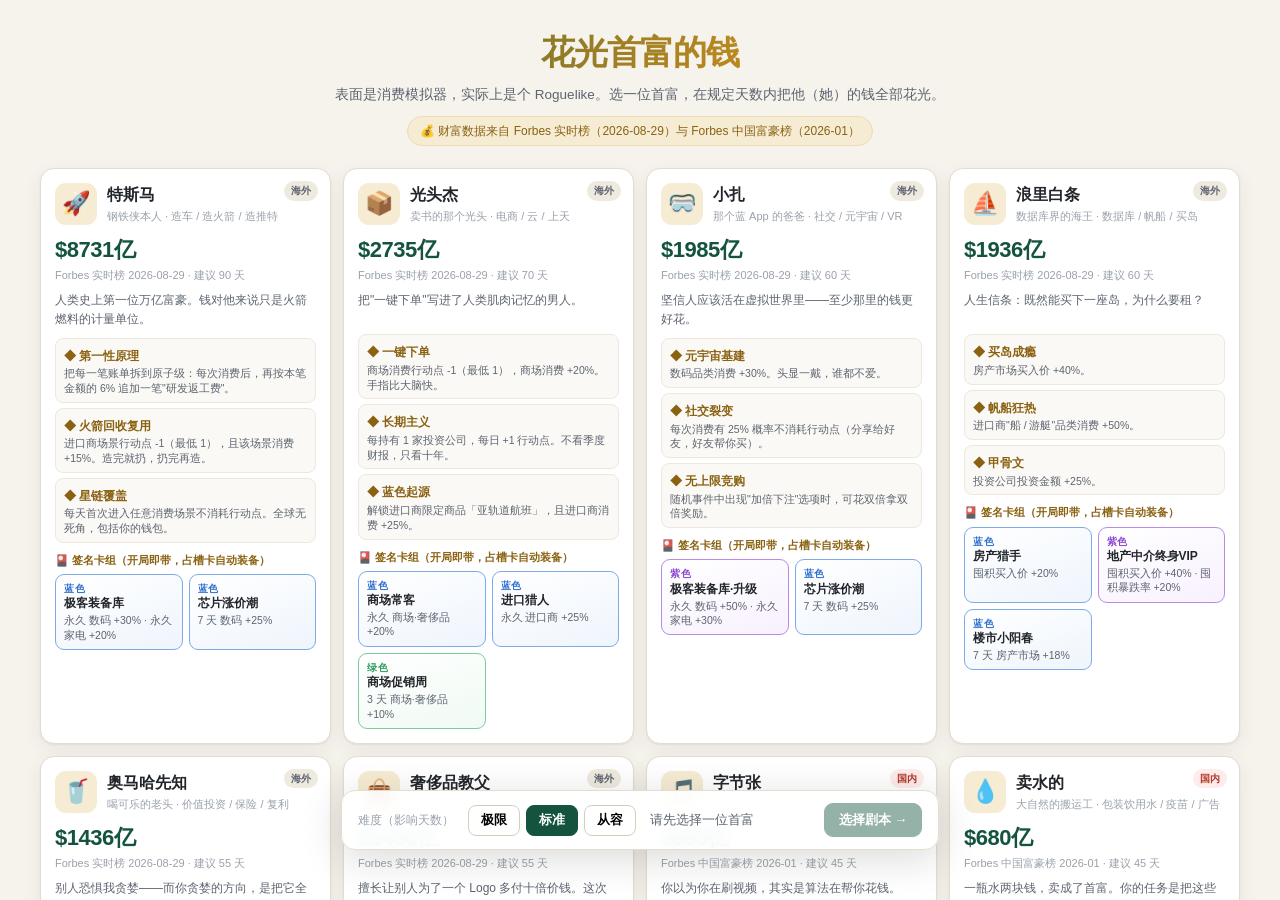
<file: index.html>
<!DOCTYPE html>
<html lang="zh-CN" data-page-node-id="BXhFdlMLsrFumAN48Pp685">
<head data-page-node-id="q4HG3GDYMHl9TsE0VcZmfo">
<meta charset="UTF-8" data-page-node-id="N1IFv7E8KioItswIfQiEct" />
<meta name="viewport" content="width=device-width, initial-scale=1, maximum-scale=1, user-scalable=no" data-page-node-id="43CARkJqXCVq1m0GaC8TH7" />
<title>花光首富的钱 · Roguelike 消费模拟</title>
<link rel="stylesheet" href="styles/main.css" data-page-node-id="84zLRdzBcwrPlGmnfVzS9F" />
</head>
<body data-page-node-id="cHQ9q1L3Nx6Y687FI5FtCg">
<div id="app" data-page-node-id="8lpnEVaHtmJBKod6TQmNEV">

  <!-- ============ 1. 选择剧本 ============ -->
  <section id="screen-select" class="screen" data-page-node-id="HMMFvSALBEGg1QQddusgH5">
    <div class="sel-head" data-page-node-id="CBhnkFo7Z6SVnyWhNeLyIt">
      <h1 class="sel-title" data-page-node-id="aC2Qc2Ke0GG3DD0dXTanKm">花光首富的钱</h1>
      <div class="sel-sub" data-page-node-id="s6U7T9A2OgBmxiI0FN8AsI">表面是消费模拟器，实际上是个 Roguelike。选一位首富，在规定天数内把他（她）的钱全部花光。</div>
      <div class="sel-tip" data-page-node-id="5Rj9YxdEg6wPCEBhCGAFOI">💰 财富数据来自 Forbes 实时榜（2026-08-29）与 Forbes 中国富豪榜（2026-01）</div>
    </div>
    <div id="tyc-grid" class="tyc-grid" data-page-node-id="G3yAdX6YyagUPaV3EF5Cj0"></div>
    <div class="sel-bar" data-page-node-id="oPXHmjoJYhODDRsleH6J9M">
      <div style="font-size:12px;color:var(--ink3)" data-page-node-id="ar6MgHM5EUaQAcK7X57NbA">难度（影响天数）</div>
      <div id="diff-group" class="diff-group" data-page-node-id="dqYQzncdWeN21xkmynyPSy"></div>
      <div id="sel-info" style="flex:1;min-width:160px;font-size:13px;color:var(--ink2)" data-page-node-id="MDsSB2IF34C0XB81c9s36y"></div>
      <button id="btn-to-draw" class="btn primary" disabled data-page-node-id="SrUQM5UuF2N4ADD4hDElti">选择剧本 →</button>
      <button id="btn-continue" class="btn" style="display:none" data-page-node-id="fpypjkTl0FzKGXGebFGETz">继续上次存档</button>
    </div>
  </section>

  <!-- ============ 2. 开局抽卡 ============ -->
  <section id="screen-draw" class="screen" data-page-node-id="UViwOMm9sd7A6u5rfq6P6H">
    <div class="draw-wrap" data-page-node-id="uzq5ad2jtwX3qLjiLxjDEx">
      <div class="draw-head" data-page-node-id="7XJKNB1gcOEYGizfdwzRxD">
        <div class="draw-title" data-page-node-id="OSsjTygTpxAfqOfrhXEjTR">开局词条 · 十选三</div>
        <div class="draw-sub" id="draw-sub" data-page-node-id="mWtLJpNvlCvPCGxK2F4VlV"></div>
      </div>
      <div id="draw-grid" class="draw-grid" data-page-node-id="1RXEnLFyAowqWUBRmp1WiO"></div>
      <div style="display:flex;gap:10px;justify-content:center;margin-top:20px;flex-wrap:wrap" data-page-node-id="1wOox0ZATiMSvMYgofOQ9B">
        <button id="btn-reroll" class="btn" data-page-node-id="JTngxri5lBF7RM0wanD1uv">🎲 重抽（每天 1 次免费机会已在本次用掉）</button>
        <button id="btn-start" class="btn primary" disabled data-page-node-id="1DS6D5rrsVHWcDpuND74VH">开始败家 →</button>
      </div>
    </div>
  </section>

  <!-- ============ 3. 主游戏 ============ -->
  <section id="screen-game" class="screen" data-page-node-id="WlQ4cuxEBzPk1Rgk1og8VY">
    <header id="topbar" data-page-node-id="ByM6cbgqe0y0CfMcdDXCbY"></header>
    <div id="game-body" data-page-node-id="3wtxrTjEWyGJGDkpIvliEq">
      <aside id="side-left" data-page-node-id="MHYh4ieRe4MTgxGSCxs7Dl"></aside>
      <div id="mtabs" role="tablist">
        <button class="mtab active" data-mtab="main">🛍️ 逛街</button>
        <button class="mtab" data-mtab="right">🃏 我的卡牌</button>
      </div>
      <div id="main-col" data-page-node-id="P1OahgBskBTPwCYYDTK8wS">
        <div id="main-scroll" data-page-node-id="38xlmZSJ4nGsBOe4qm5kBJ"></div>
      </div>
      <aside id="side-right" data-page-node-id="Axi8LSE3lv5hVP6CGPQ1Fx"></aside>
    </div>
  </section>

</div>

<div id="modal-root" data-page-node-id="9dfNjNy2wSLI470cAUfNWQ"></div>
<div id="toast-root" data-page-node-id="8EOTiATMk3tPFyD146P0Yr"></div>

<script src="src/util.js"></script>
<script src="src/data/tycoons.js"></script>
<script src="src/data/traits.js"></script>
<script src="src/data/items.js"></script>
<script src="src/data/cards.js"></script>
<script src="src/data/events.js"></script>
<script src="src/data/missions.js"></script>
<script src="src/systems/cardfx.js"></script>
<script src="src/state.js"></script>
<script src="src/systems/economy.js"></script>
<script src="src/systems/mission.js"></script>
<script src="src/ui.js"></script>
<script src="src/main.js"></script>
</body>
</html>
</file>
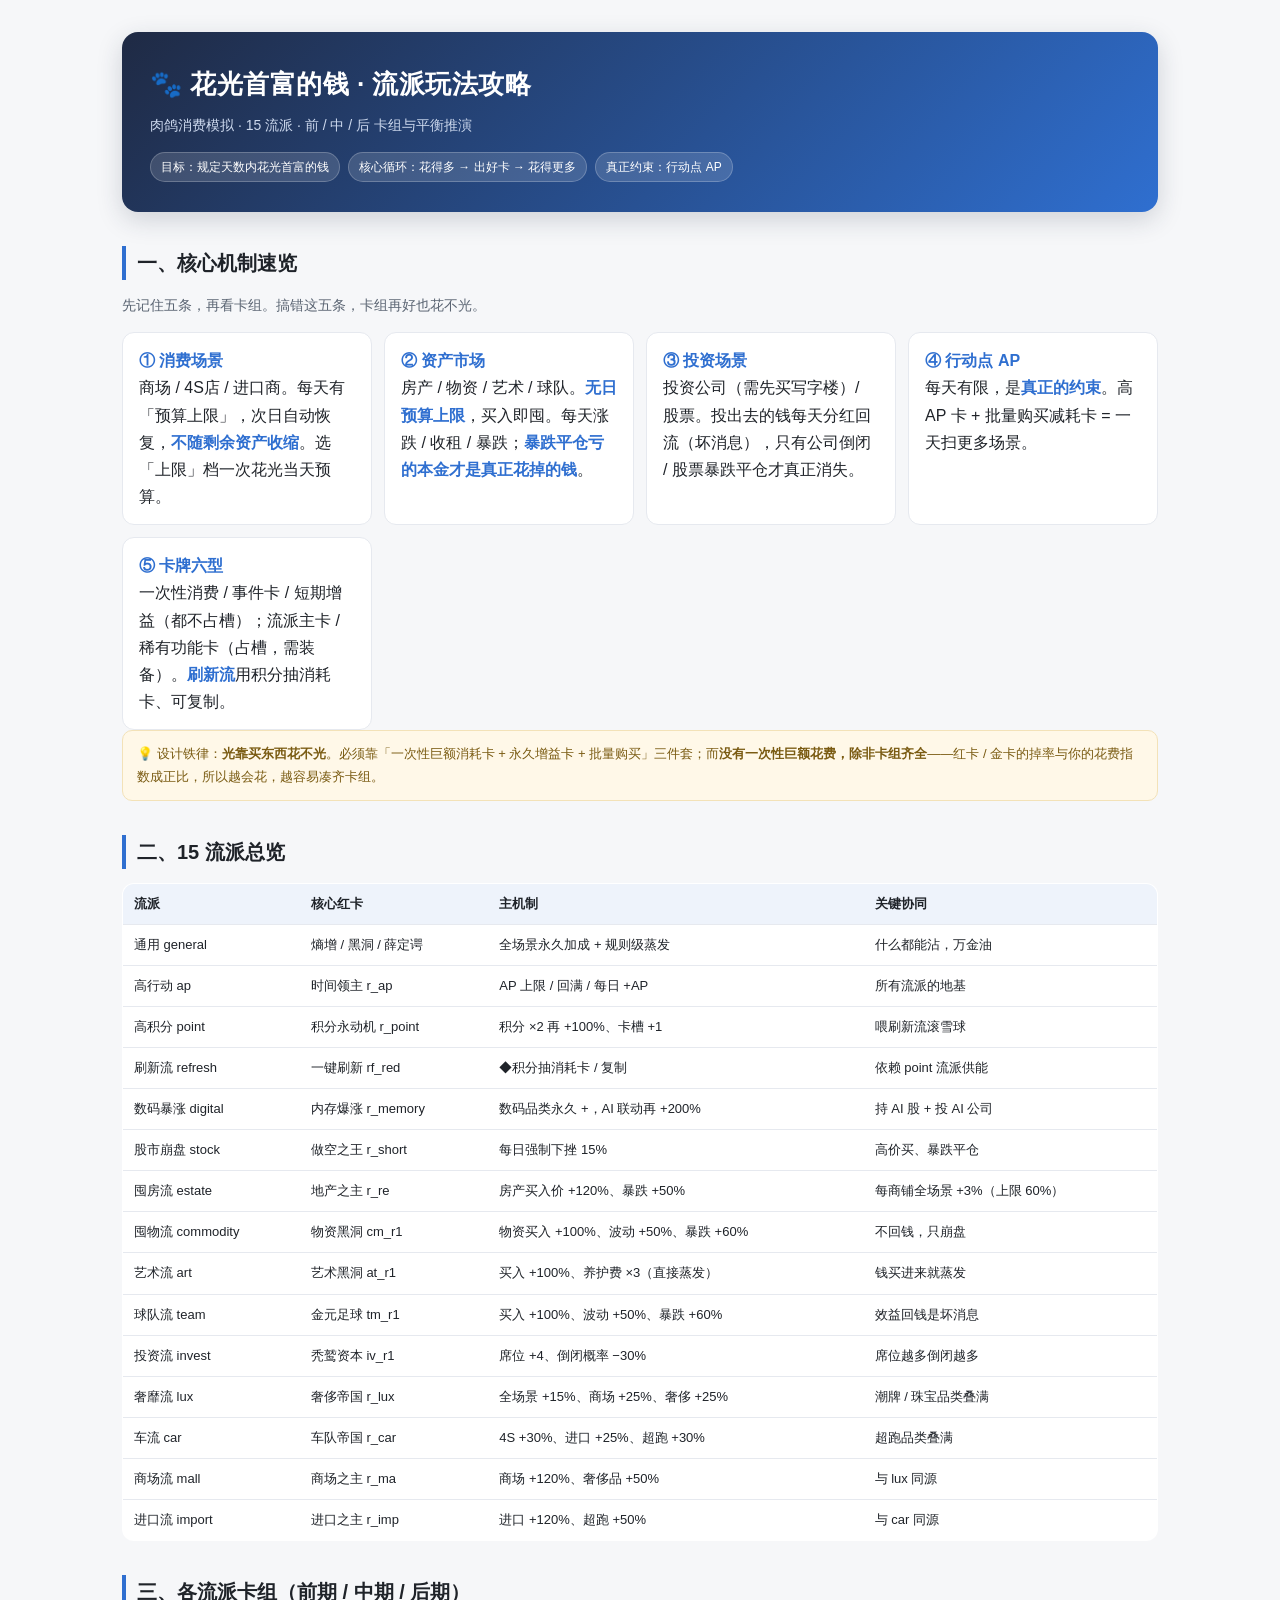
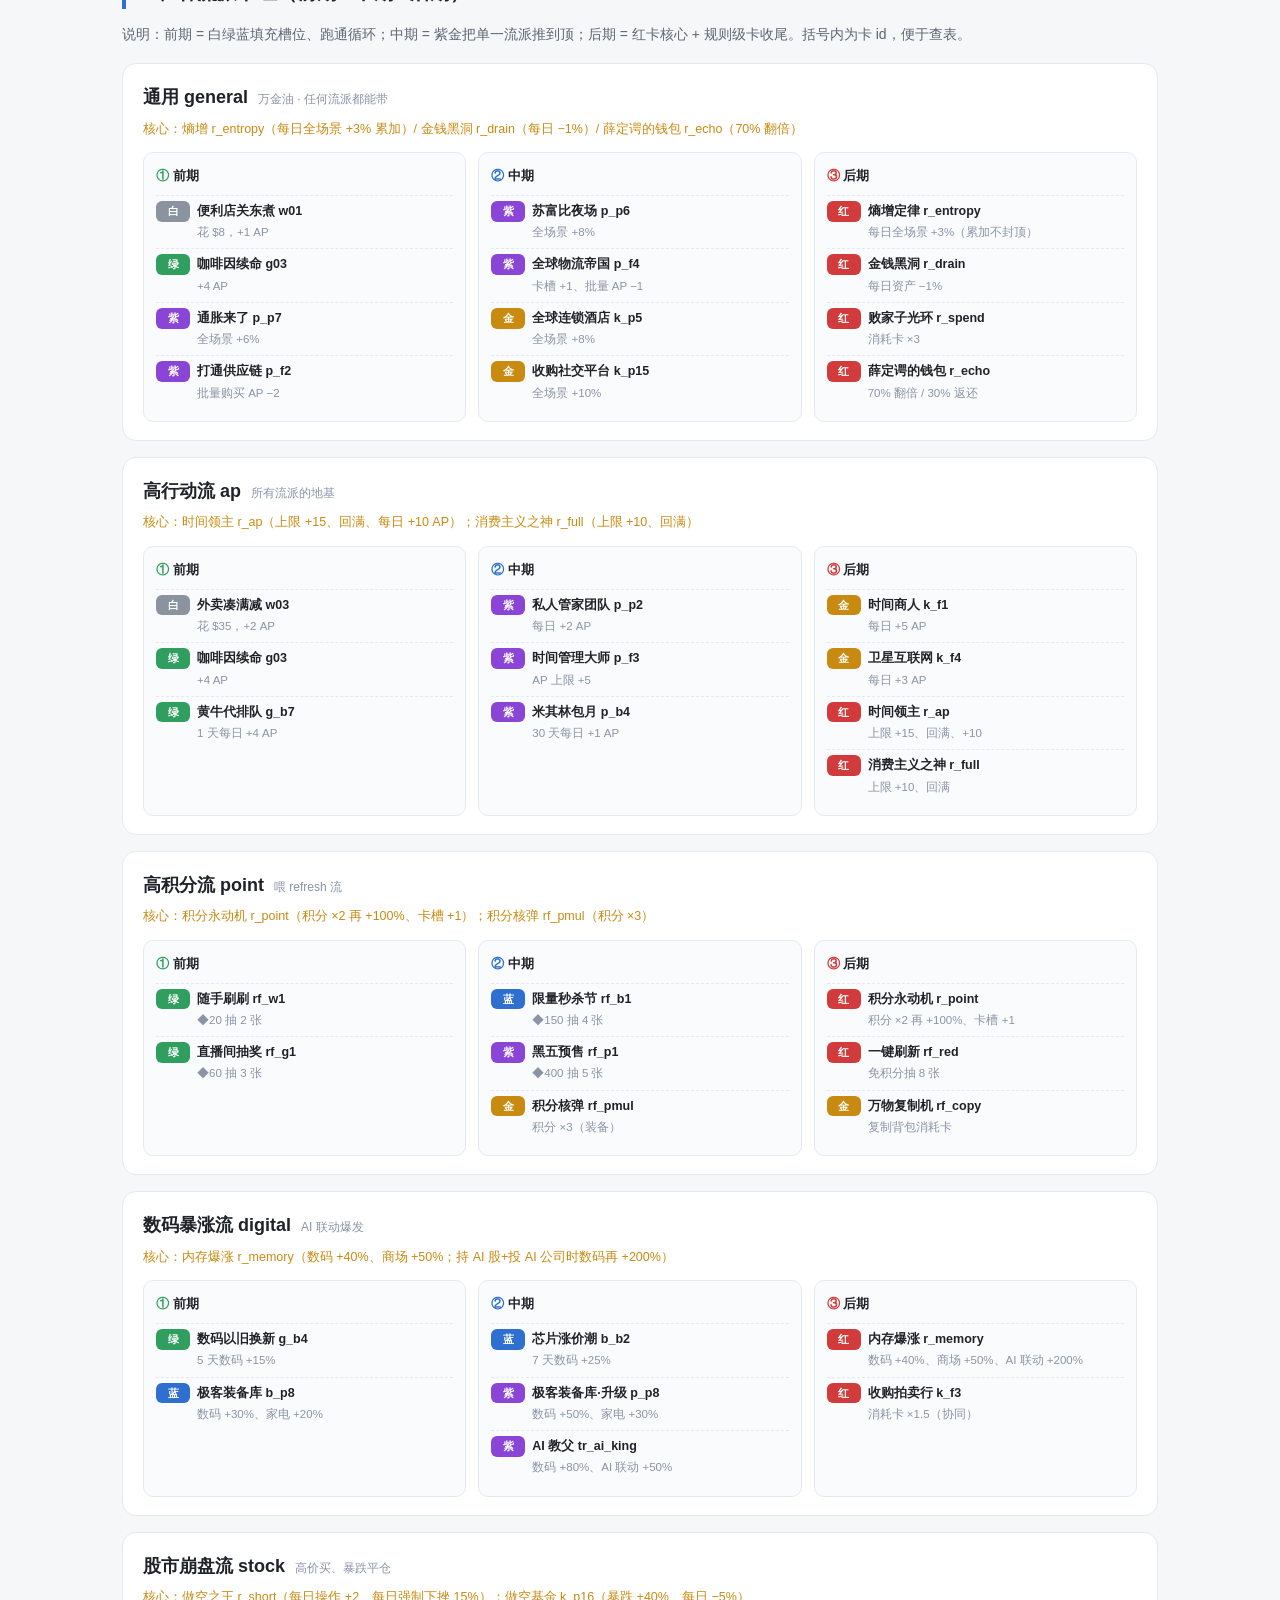
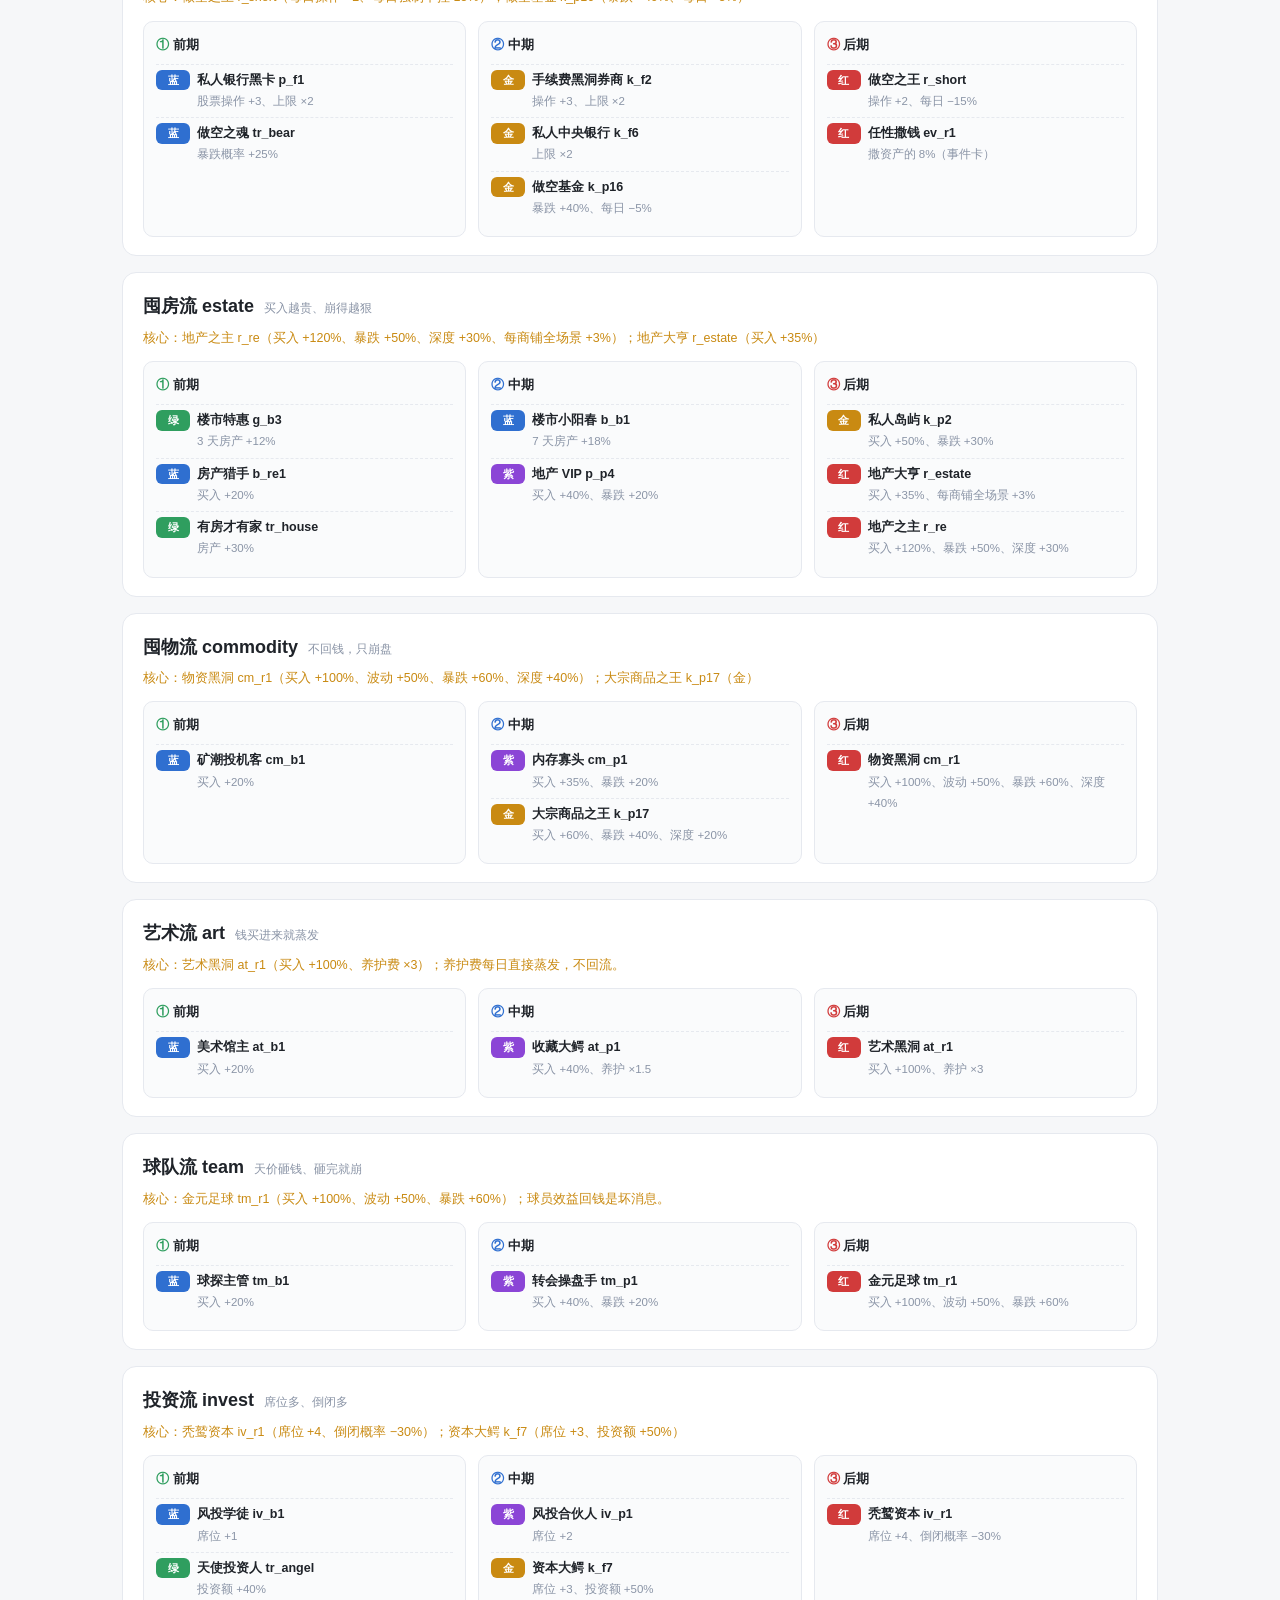
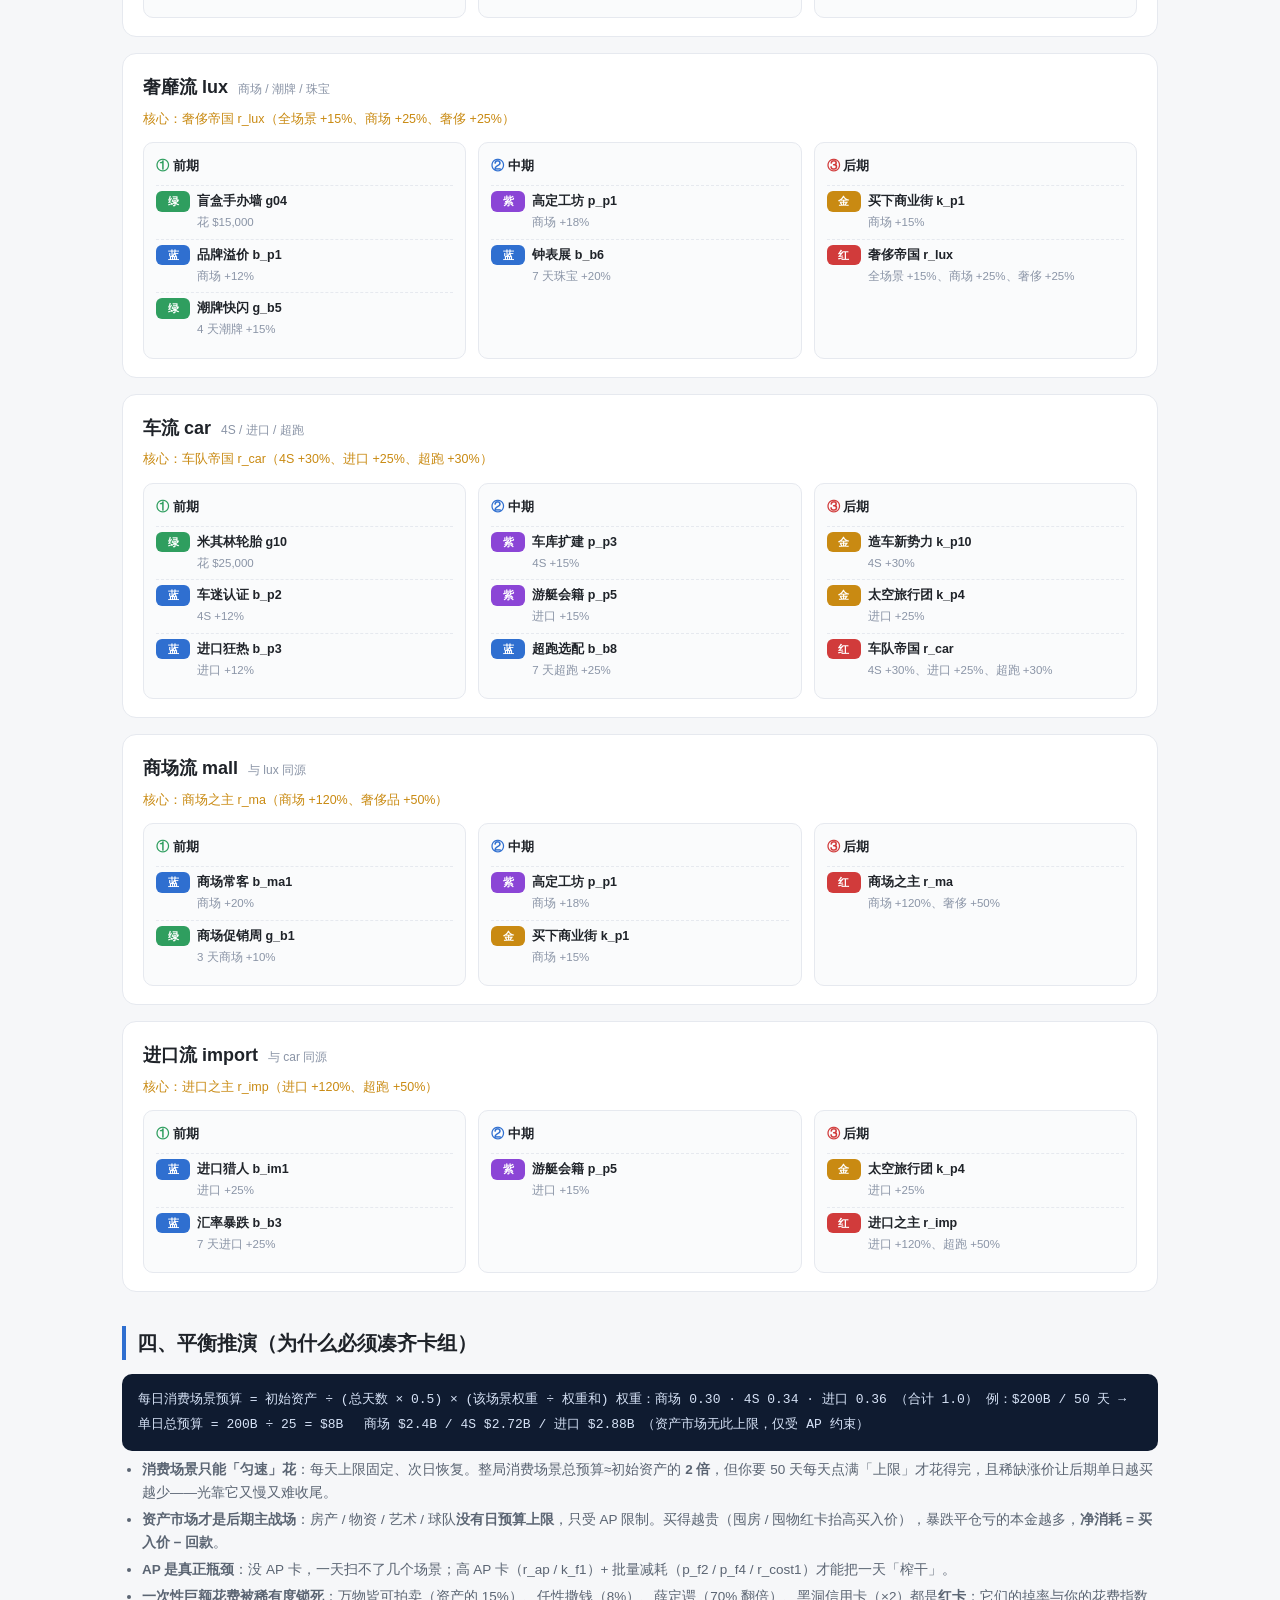
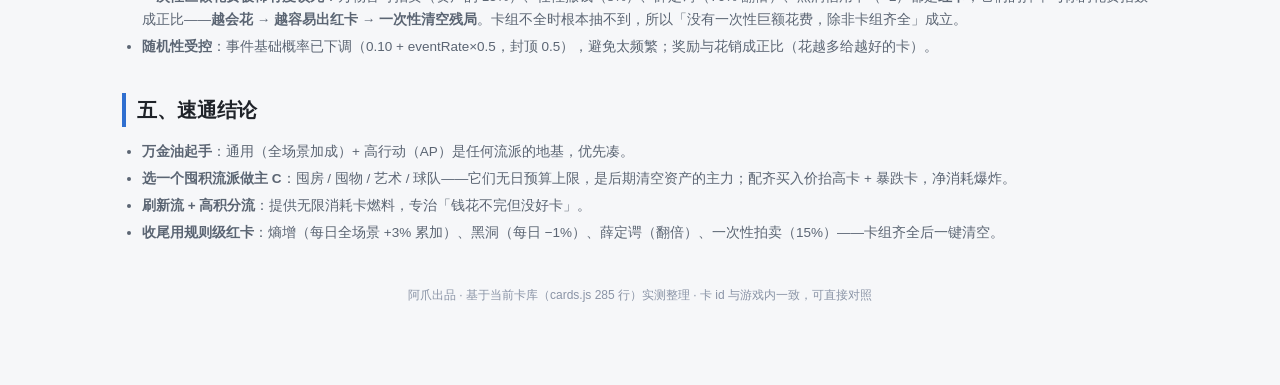
<file: 流派玩法攻略.html>
<!DOCTYPE html>
<html lang="zh-CN" data-page-node-id="7QuzZDV5VGI4UcSeMbEGPp">
<head data-page-node-id="ydzaauY9pCj5GJc7fIJLvo">
<meta charset="UTF-8" data-page-node-id="xzIeioVrYJFXy2Mt6l7q12">
<meta name="viewport" content="width=device-width, initial-scale=1.0" data-page-node-id="bOFX33yi6s1BPfNOy0J0CL">
<title>花光首富的钱 · 流派玩法攻略</title>
<style>
  :root{
    --bg:#f6f7f9; --card:#ffffff; --ink:#1f2329; --ink2:#5b6573; --ink3:#8a94a6;
    --line:#e6e9ef; --accent:#2f6fd0; --gold:#c98a12;
    --w:#8b949e; --g:#2f9e5f; --b:#2f6fd0; --p:#8b45d6; --k:#c98a12; --r:#d13b3b;
  }
  *{box-sizing:border-box}
  body{margin:0;background:var(--bg);color:var(--ink);
    font-family:-apple-system,"PingFang SC","Microsoft YaHei",Segoe UI,sans-serif;line-height:1.7;
    -webkit-font-smoothing:antialiased}
  .wrap{max-width:1080px;margin:0 auto;padding:32px 22px 80px}
  header.hero{background:linear-gradient(135deg,#1f2a44,#2f6fd0);color:#fff;border-radius:16px;
    padding:30px 28px;margin-bottom:26px;box-shadow:0 8px 26px rgba(31,42,68,.18)}
  header.hero h1{margin:0 0 8px;font-size:26px;letter-spacing:.5px}
  header.hero p{margin:0;color:#cdd9ee;font-size:14px}
  .badges{margin-top:14px;display:flex;flex-wrap:wrap;gap:8px}
  .badge{background:rgba(255,255,255,.14);border:1px solid rgba(255,255,255,.22);
    padding:4px 10px;border-radius:999px;font-size:12px}
  h2{font-size:20px;margin:34px 0 14px;padding-left:11px;border-left:4px solid var(--accent)}
  h3{font-size:16px;margin:22px 0 10px;color:var(--ink)}
  p.lead{color:var(--ink2);font-size:14px}
  .grid{display:grid;grid-template-columns:repeat(auto-fit,minmax(220px,1fr));gap:12px}
  .box{background:var(--card);border:1px solid var(--line);border-radius:12px;padding:14px 16px}
  .box b{color:var(--accent)}
  table{width:100%;border-collapse:collapse;background:var(--card);border:1px solid var(--line);
    border-radius:12px;overflow:hidden;font-size:13px;margin:6px 0 10px}
  th,td{padding:9px 11px;text-align:left;border-bottom:1px solid var(--line);vertical-align:top}
  th{background:#eef3fb;color:var(--ink);font-weight:600}
  tr:last-child td{border-bottom:none}
  .school{background:var(--card);border:1px solid var(--line);border-radius:14px;
    padding:18px 20px;margin:16px 0;scroll-margin-top:14px}
  .school-head{display:flex;align-items:baseline;gap:10px;flex-wrap:wrap;margin-bottom:6px}
  .school-head .name{font-size:18px;font-weight:700}
  .school-head .tag{font-size:12px;color:var(--ink3)}
  .school .core{font-size:12.5px;color:var(--gold);margin:2px 0 12px}
  .phases{display:grid;grid-template-columns:1fr 1fr 1fr;gap:12px}
  @media(max-width:760px){.phases{grid-template-columns:1fr}}
  .phase{background:#fafbfc;border:1px solid var(--line);border-radius:10px;padding:12px}
  .phase .pt{font-weight:700;font-size:13px;margin-bottom:8px;color:var(--ink)}
  .phase .pt.e::before{content:"① ";color:var(--g)}
  .phase .pt.m::before{content:"② ";color:var(--b)}
  .phase .pt.l::before{content:"③ ";color:var(--r)}
  .c{display:flex;gap:7px;align-items:flex-start;padding:5px 0;border-top:1px dashed var(--line);font-size:12.5px}
  .c:first-of-type{border-top:none}
  .rb{flex:none;font-size:11px;font-weight:700;padding:1px 7px;border-radius:6px;color:#fff;min-width:34px;text-align:center}
  .rb.white{background:var(--w)} .rb.green{background:var(--g)} .rb.blue{background:var(--b)}
  .rb.purple{background:var(--p)} .rb.gold{background:var(--k)} .rb.red{background:var(--r)}
  .c .cn{font-weight:600} .c .ce{color:var(--ink3);font-size:11.5px}
  .note{background:#fff8e8;border:1px solid #f3e2b8;border-radius:10px;padding:12px 14px;font-size:13px;color:#7a5b12}
  .formula{background:#0f1b30;color:#d7e3f7;border-radius:10px;padding:14px 16px;font-size:13px;
    font-family:ui-monospace,SFMono-Regular,Menlo,monospace;line-height:1.9;overflow-x:auto}
  ul{margin:8px 0;padding-left:20px;font-size:13.5px;color:var(--ink2)}
  ul li{margin:4px 0}
  .toc{background:var(--card);border:1px solid var(--line);border-radius:12px;padding:14px 18px;font-size:13px}
  .toc a{color:var(--accent);text-decoration:none} .toc a:hover{text-decoration:underline}
  footer{margin-top:40px;color:var(--ink3);font-size:12px;text-align:center}
  .kbd{background:#eef3fb;border:1px solid var(--line);border-radius:5px;padding:1px 6px;font-size:12px}
</style>
</head>
<body data-page-node-id="2FrVKMUYe5WdH6CVa7Rwb2">
<div class="wrap" data-page-node-id="GhevTSDTv7Sgsyrl4IBJZy">

<header class="hero" data-page-node-id="xZYNI2m8Zn0tTdxCSnbi0V">
  <h1 data-page-node-id="2wLXtqK1Sukrfr1YIfvnkV">🐾 花光首富的钱 · 流派玩法攻略</h1>
  <p data-page-node-id="Z37wmaYLgylwl8mKIfGpE9">肉鸽消费模拟 · 15 流派 · 前 / 中 / 后 卡组与平衡推演</p>
  <div class="badges" data-page-node-id="77GBCYoE4yYwAj06ChEzBa">
    <span class="badge" data-page-node-id="RVVjtyH2bncpp4Hw5ifjw4">目标：规定天数内花光首富的钱</span>
    <span class="badge" data-page-node-id="oLMKbOvZFP6TSxicsNcsdR">核心循环：花得多 → 出好卡 → 花得更多</span>
    <span class="badge" data-page-node-id="uaGpCPqBOJK3Cbddw0WK4B">真正约束：行动点 AP</span>
  </div>
</header>

<h2 data-page-node-id="6AEuDduvEsyolw597rBWTY">一、核心机制速览</h2>
<p class="lead" data-page-node-id="c5iSTbSiL5at0OLLg6Ajic">先记住五条，再看卡组。搞错这五条，卡组再好也花不光。</p>
<div class="grid" data-page-node-id="EjgX3Cie2B3ufMS0AFUi4X">
  <div class="box" data-page-node-id="BKVFR26lwjCMS9a4LwZWg4"><b data-page-node-id="4ku4c0VlA9PWnzLU5bj99e">① 消费场景</b><br data-page-node-id="QdyWgSfUCYyCPHE7pFQCO0">商场 / 4S店 / 进口商。每天有「预算上限」，次日自动恢复，<b data-page-node-id="tmwPT4s7B4WBdfL4gjjbvK">不随剩余资产收缩</b>。选「上限」档一次花光当天预算。</div>
  <div class="box" data-page-node-id="fKec5UMuhBjKvdqhb6AV1r"><b data-page-node-id="cHnqOJ6Ik3skP34L0bo3yB">② 资产市场</b><br data-page-node-id="pisuF0vYTRwXbugWCEX2xg">房产 / 物资 / 艺术 / 球队。<b data-page-node-id="8RHGlAApGlB6dlg3CWh9vL">无日预算上限</b>，买入即囤。每天涨跌 / 收租 / 暴跌；<b data-page-node-id="PzCzx0Jqrh1AFVVa7alCDA">暴跌平仓亏的本金才是真正花掉的钱</b>。</div>
  <div class="box" data-page-node-id="kUGEbf1bMlhNXinTdBoTXv"><b data-page-node-id="YVkbMjK1sq0pd7q3XVimje">③ 投资场景</b><br data-page-node-id="wLkE1ujzQBWaTYm8JHeSRX">投资公司（需先买写字楼）/ 股票。投出去的钱每天分红回流（坏消息），只有公司倒闭 / 股票暴跌平仓才真正消失。</div>
  <div class="box" data-page-node-id="DQ0IGsTd9F2VojJ5WyV3CB"><b data-page-node-id="waFHCnR5kFF0BuiqaAd9q6">④ 行动点 AP</b><br data-page-node-id="vzENWaltlEKvzbYD3GIQJ7">每天有限，是<b data-page-node-id="AiDJBZdyuV751dtW2S8tWz">真正的约束</b>。高 AP 卡 + 批量购买减耗卡 = 一天扫更多场景。</div>
  <div class="box" data-page-node-id="G2w2mPPCXSKvhGDCnou0HI"><b data-page-node-id="1bFVpCueA7UycBQleiZfJL">⑤ 卡牌六型</b><br data-page-node-id="pAv053pGKm7ROoqbGtBI4v">一次性消费 / 事件卡 / 短期增益（都不占槽）；流派主卡 / 稀有功能卡（占槽，需装备）。<b data-page-node-id="7n2mza2vVdSXg1FZvF316f">刷新流</b>用积分抽消耗卡、可复制。</div>
</div>
<div class="note" data-page-node-id="vnpVHbOmw2ISrekNCs8QMF">💡 设计铁律：<b data-page-node-id="WTS9zZwKN77SmK3AgiEbYQ">光靠买东西花不光</b>。必须靠「一次性巨额消耗卡 + 永久增益卡 + 批量购买」三件套；而<b data-page-node-id="SV6iOOSXLcpOl02kG7wmSc">没有一次性巨额花费，除非卡组齐全</b>——红卡 / 金卡的掉率与你的花费指数成正比，所以越会花，越容易凑齐卡组。</div>

<h2 data-page-node-id="Mj2fGlARq0so9Sn2mlDZX9">二、15 流派总览</h2>
<table data-page-node-id="nv8CshHpBBrUtOFXIRh9vH">
  <thead data-page-node-id="beXsd3rXBsM7WtAhfe60Nk"><tr data-page-node-id="0bFlV6FSgG521B9kG8NTlU"><th data-page-node-id="8RaD4bnxMMQ6o2rnWMlMhD">流派</th><th data-page-node-id="Q5hH1CDb5VneUyAGDgp7VS">核心红卡</th><th data-page-node-id="RVybYVlMCjzZXUEHaDiHOy">主机制</th><th data-page-node-id="bRALGL79xvagmuTfXSs4CV">关键协同</th></tr></thead>
  <tbody data-page-node-id="9finCj7YNNc2TppA3AcMFl">
    <tr data-page-node-id="qnSGVAy0ThW1vLh36R81CJ"><td data-page-node-id="QiUD3PewK590azDBHc7RRf">通用 general</td><td data-page-node-id="e0SOYgr9Bkl7yL76RanpDr">熵增 / 黑洞 / 薛定谔</td><td data-page-node-id="tpQmG4hP5I6yvp4ENekPO6">全场景永久加成 + 规则级蒸发</td><td data-page-node-id="5vnuUR2F5BQTIfezoBx2Et">什么都能沾，万金油</td></tr>
    <tr data-page-node-id="CxYiJYBO2j0g5sT60s1fBR"><td data-page-node-id="QpJFfqFwd4GGzsgxRmOpkV">高行动 ap</td><td data-page-node-id="ruYpsjJu7mgZNwAnDqhM1k">时间领主 r_ap</td><td data-page-node-id="2ox0KXIQIySKxLDjAkpAqr">AP 上限 / 回满 / 每日 +AP</td><td data-page-node-id="hmLuZwayEG025ytVzRPYc6">所有流派的地基</td></tr>
    <tr data-page-node-id="5B9B5mgEP7njqC4pITHeyx"><td data-page-node-id="LvlXUZxB2zrOscDqu03OEK">高积分 point</td><td data-page-node-id="P4tRZwJCykFo7FvkVxTkNp">积分永动机 r_point</td><td data-page-node-id="ptDHlm1mMZqon8cGk2Iz0Y">积分 ×2 再 +100%、卡槽 +1</td><td data-page-node-id="KTJRP2oDfHk0nTfqRadY3B">喂刷新流滚雪球</td></tr>
    <tr data-page-node-id="HBtVyvS7i0D9kBjipQbxAB"><td data-page-node-id="xv03wdjsA668hnoklu9Hjg">刷新流 refresh</td><td data-page-node-id="S8EiatbAkkECyN0oS0nAEc">一键刷新 rf_red</td><td data-page-node-id="vliHLOjVS1A2crIAxA1Fyv">◆积分抽消耗卡 / 复制</td><td data-page-node-id="qxhT3ruTfPiGX8TJdCkIQ0">依赖 point 流派供能</td></tr>
    <tr data-page-node-id="r3OhotHanA1bERaMXH9Zyy"><td data-page-node-id="xWDOqkDsh2i7cbzoMRNxhS">数码暴涨 digital</td><td data-page-node-id="A4qzKjMmJmpJ6DQ777CtB9">内存爆涨 r_memory</td><td data-page-node-id="SM4wc2yZ5n074FIwnaHjq9">数码品类永久 +，AI 联动再 +200%</td><td data-page-node-id="2oaQzPb74HdJyjTqHj3KDt">持 AI 股 + 投 AI 公司</td></tr>
    <tr data-page-node-id="ARCPOXKeghVHuCxZpQnlLP"><td data-page-node-id="v5FmN7BPppxixUazWyYj9D">股市崩盘 stock</td><td data-page-node-id="WkNTsWHEckW7Usytk6Leo9">做空之王 r_short</td><td data-page-node-id="sLnknX5tZWhBWSnL4E2MUw">每日强制下挫 15%</td><td data-page-node-id="nmBZF9z6nKqUfk7Jrh2pRS">高价买、暴跌平仓</td></tr>
    <tr data-page-node-id="aFcns7rNMQBhG1x97aTJZf"><td data-page-node-id="eZCrMjVAJtqTzSZBWx7VK4">囤房流 estate</td><td data-page-node-id="ZGD6t5Dsw2DeHtWcupHRPC">地产之主 r_re</td><td data-page-node-id="H5vDBrNo0UdyrQXa641y38">房产买入价 +120%、暴跌 +50%</td><td data-page-node-id="Ta2K6NDGK4hjCgcUzp2iPZ">每商铺全场景 +3%（上限 60%）</td></tr>
    <tr data-page-node-id="QtMAhlk3LO9BMD2XeJTicc"><td data-page-node-id="2yjL1vxeeIIxlP39vVicFg">囤物流 commodity</td><td data-page-node-id="q9KK0cXPVNcd6hWfnrSnUH">物资黑洞 cm_r1</td><td data-page-node-id="dFgZtt9LOEZF91Q3cun6vR">物资买入 +100%、波动 +50%、暴跌 +60%</td><td data-page-node-id="n2SZrO4f2FQaUkKwpRaSRf">不回钱，只崩盘</td></tr>
    <tr data-page-node-id="8RVLhx39LlioLrNOWvDRH1"><td data-page-node-id="iJ8BFc418WkzdAMVQLcYRs">艺术流 art</td><td data-page-node-id="qPD3ZMcipdJW6gMxc9izHp">艺术黑洞 at_r1</td><td data-page-node-id="X9hZMcmvRnJKasgJkOwDBj">买入 +100%、养护费 ×3（直接蒸发）</td><td data-page-node-id="zdumOF9J7vWSGLnFoSYqad">钱买进来就蒸发</td></tr>
    <tr data-page-node-id="KRoye97aPUMKnWhi3o48jc"><td data-page-node-id="mwwCWjSorcT8k99pKGgaFZ">球队流 team</td><td data-page-node-id="HlANgaEDX5K2qsIQR8drBU">金元足球 tm_r1</td><td data-page-node-id="vukPdkFMCsqGI23Nit33JA">买入 +100%、波动 +50%、暴跌 +60%</td><td data-page-node-id="tMoCiUBv1DK8pJWq97Nozk">效益回钱是坏消息</td></tr>
    <tr data-page-node-id="IfMTTsx82qCM5Hw0CwJi4D"><td data-page-node-id="xtigzszLOzRkoS3Z0iW9Sw">投资流 invest</td><td data-page-node-id="vi6QUxUizgf6GQN9PVlNPG">秃鹫资本 iv_r1</td><td data-page-node-id="qNTrrQPjjIBlMoXwhJYTjW">席位 +4、倒闭概率 −30%</td><td data-page-node-id="HIFkbmTxIvGUEcDLZhViDp">席位越多倒闭越多</td></tr>
    <tr data-page-node-id="d3EKQy4jFplXE8wp3uV4Ee"><td data-page-node-id="vbtvmHbOtJ2RPlcSgXsCrE">奢靡流 lux</td><td data-page-node-id="3YQlzT4gyzM0V9gIJGsP8o">奢侈帝国 r_lux</td><td data-page-node-id="ixsKF6WBPCgMDKx20hU81p">全场景 +15%、商场 +25%、奢侈 +25%</td><td data-page-node-id="K4MXDPIngAKcl5cErC3OUw">潮牌 / 珠宝品类叠满</td></tr>
    <tr data-page-node-id="EMFxUYBx8y6ZjKEP7WHrnA"><td data-page-node-id="hpgA3GTD7kPn7lN40HJeF9">车流 car</td><td data-page-node-id="waBY5uBwPtWwU8VbbTOeAL">车队帝国 r_car</td><td data-page-node-id="Rv5Hr0OanK71OpwHww6Hh5">4S +30%、进口 +25%、超跑 +30%</td><td data-page-node-id="d3yetVEaiZj3aok1jiOWkw">超跑品类叠满</td></tr>
    <tr data-page-node-id="zWNgAMaucaRWWC3taxSqEN"><td data-page-node-id="yqyvWqmJ2ZVMO4GsK10oVp">商场流 mall</td><td data-page-node-id="C0zdD4wAOXYwpVogAcOuwn">商场之主 r_ma</td><td data-page-node-id="27sVPDOCHe6RNPXNFXxtf9">商场 +120%、奢侈品 +50%</td><td data-page-node-id="u2zyUICKu1wMb4atIwGRXE">与 lux 同源</td></tr>
    <tr data-page-node-id="KaE49prPPi9xxYMeADwtP3"><td data-page-node-id="y2GVwxIcvCwTwbMuFthcfA">进口流 import</td><td data-page-node-id="wKEOy6jsMDr97WTl8eXxSe">进口之主 r_imp</td><td data-page-node-id="H51SwuON1T6GNrC29jZKrJ">进口 +120%、超跑 +50%</td><td data-page-node-id="Aj9m4r9NYrh9tbSufJ9jPV">与 car 同源</td></tr>
  </tbody>
</table>

<h2 data-page-node-id="4cHOwgC04QCwZ7n6SH1AtV">三、各流派卡组（前期 / 中期 / 后期）</h2>
<p class="lead" data-page-node-id="HkOcMGddDnAWrT4FmXKLGB">说明：前期 = 白绿蓝填充槽位、跑通循环；中期 = 紫金把单一流派推到顶；后期 = 红卡核心 + 规则级卡收尾。括号内为卡 id，便于查表。</p>

<!-- 通用 -->
<div class="school" id="s-general" data-page-node-id="oM9X0gPPD6bUYg2e2gfIMy">
  <div class="school-head" data-page-node-id="yH1tTLw9GgHsPrupDSWthR"><span class="name" data-page-node-id="eQzKmtcpFXWRlgzjKSy2gR">通用 general</span><span class="tag" data-page-node-id="UsxK8NkcBbMaQ5qNyDEnUO">万金油 · 任何流派都能带</span></div>
  <div class="core" data-page-node-id="NEIE7zZ5LfGvGvEWc6Rdxg">核心：熵增 r_entropy（每日全场景 +3% 累加）/ 金钱黑洞 r_drain（每日 −1%）/ 薛定谔的钱包 r_echo（70% 翻倍）</div>
  <div class="phases" data-page-node-id="JAEge8WMqpF7GIQW9FkqY4">
    <div class="phase" data-page-node-id="SqH131RGkkLRze1m8ANzJG"><div class="pt e" data-page-node-id="geyoPf5mj90flZtdrCmIjo">前期</div>
      <div class="c" data-page-node-id="FXOsiMUOPtYQ4iiltoM3XN"><span class="rb white" data-page-node-id="cbw9iC9145nl4zHCw1J9gs">白</span><span data-page-node-id="gJPRRAmZMqP4FIJnJgA6bM"><span class="cn" data-page-node-id="QFGv6ctQ21KSpgAUTa5jDA">便利店关东煮 w01</span><br data-page-node-id="U9ZMDI0CPfh8emEuS6wyGR"><span class="ce" data-page-node-id="1SxSuNmzNZBBUQBooQUtlR">花 $8，+1 AP</span></span></div>
      <div class="c" data-page-node-id="ShMIx0AxxooQBFj2JBEGBP"><span class="rb green" data-page-node-id="dFWiASpisZtfYLF1DtEIRh">绿</span><span data-page-node-id="23d21rob6bPAT69VjqeGGy"><span class="cn" data-page-node-id="nRsfj2pqVtZrmdmpy0i4EP">咖啡因续命 g03</span><br data-page-node-id="l4QJ6fcQK9SdobTXdmoOWf"><span class="ce" data-page-node-id="PmSc3CyEoG8RNMiaHd6sDR">+4 AP</span></span></div>
      <div class="c" data-page-node-id="BYjBxsoI90VTRiDwW2G6jq"><span class="rb purple" data-page-node-id="R2J6MPReJJ2vXCWR30GibX">紫</span><span data-page-node-id="L97i12DapfphxiMFqnZdtg"><span class="cn" data-page-node-id="nRyDJf9AEAMpTa52pn9Ukp">通胀来了 p_p7</span><br data-page-node-id="y4m2dLNVOHSZ6tTETFS1Cc"><span class="ce" data-page-node-id="9zViGvnCXKvzFAG0YQwCmG">全场景 +6%</span></span></div>
      <div class="c" data-page-node-id="ZvsBROifkIxLg4HSEk4a1R"><span class="rb purple" data-page-node-id="3pKsKKlIFsbZsJnmnjUyqF">紫</span><span data-page-node-id="tPD7S5gdvsEHCc5XLIKnhR"><span class="cn" data-page-node-id="wWfGmpNsDhVVRZD3lsw7ga">打通供应链 p_f2</span><br data-page-node-id="NM3WpFlrAe2pDT5y3Gug4c"><span class="ce" data-page-node-id="Rcb2xADOSBJthX2vnnuvW2">批量购买 AP −2</span></span></div>
    </div>
    <div class="phase" data-page-node-id="aTvVoVDxl6w54N3i7KEi07"><div class="pt m" data-page-node-id="dN62ZAwUtECE9Bwq7EYkv1">中期</div>
      <div class="c" data-page-node-id="4exicwlrp97MfN71c4agAC"><span class="rb purple" data-page-node-id="a3sQNovYFQDjCMfBrkJL9l">紫</span><span data-page-node-id="grpODCV4zQYZy5TvzNkJ5d"><span class="cn" data-page-node-id="sqmOzdZgIWUDiXSQ6eCE8K">苏富比夜场 p_p6</span><br data-page-node-id="TiqtaiuCUgXXDehC3iMnXn"><span class="ce" data-page-node-id="VdwnklzMZLNpCCkqcHvS8L">全场景 +8%</span></span></div>
      <div class="c" data-page-node-id="fJd2D3sdh6E8B0yBNaJJqD"><span class="rb purple" data-page-node-id="1G8P2EGpqjhbZcsSHFJA76">紫</span><span data-page-node-id="VCZNnrznFhw7WDuZGz7qCO"><span class="cn" data-page-node-id="fwxFJwDae18e5rKvLRXWn2">全球物流帝国 p_f4</span><br data-page-node-id="yUtAXD8oYKlI2fAdHeL5sl"><span class="ce" data-page-node-id="WHVbGzLnvsXETPlu9kDYG6">卡槽 +1、批量 AP −1</span></span></div>
      <div class="c" data-page-node-id="szgPBJNcKsAVf4A8ozlC5z"><span class="rb gold" data-page-node-id="x9yreDOQKRuh4kBpU8btSZ">金</span><span data-page-node-id="Z69OFi5inKvU4YlclJoeoo"><span class="cn" data-page-node-id="xOG3spdA7c5jeFRTUpgkCe">全球连锁酒店 k_p5</span><br data-page-node-id="WDvW9jEQyrPYtS1wh0xT2h"><span class="ce" data-page-node-id="3Ns3PU5b7JO3cLvjXSPtSn">全场景 +8%</span></span></div>
      <div class="c" data-page-node-id="sImYTccR4CKEfCyuUrE92x"><span class="rb gold" data-page-node-id="mfTlAEafQCHVSKsIcfx7WS">金</span><span data-page-node-id="zqExNZcWVVYjectullaibV"><span class="cn" data-page-node-id="3YDBvr6azAQrFBAxbGIHzW">收购社交平台 k_p15</span><br data-page-node-id="TiWtAafbufakjlBvUbEwB4"><span class="ce" data-page-node-id="yqVD2zB0Fs8bXig6sUUFl5">全场景 +10%</span></span></div>
    </div>
    <div class="phase" data-page-node-id="I7Xj0gx9HVJJ0dqjHSMMIj"><div class="pt l" data-page-node-id="wTFw4mDiI7l0gGf0tikJw9">后期</div>
      <div class="c" data-page-node-id="8R8xZd8ZG9vToay2ihawSu"><span class="rb red" data-page-node-id="j3YxSx2MlVkYZ32olGLBZv">红</span><span data-page-node-id="Bc6LGMVBNdjDAwr6k5QTiI"><span class="cn" data-page-node-id="pEAkTy5hXwt3ySxoKzjLaC">熵增定律 r_entropy</span><br data-page-node-id="k7iv2w527wkIQmF9Im6BVM"><span class="ce" data-page-node-id="ZhNhZbj7YneDkvJPGBGzmU">每日全场景 +3%（累加不封顶）</span></span></div>
      <div class="c" data-page-node-id="CBw1yJx9lqd4ahwtCt0WIC"><span class="rb red" data-page-node-id="pzwOoC3vHEM7G0roHfGDEx">红</span><span data-page-node-id="hQXispfJ0m68zsWCcmkT4W"><span class="cn" data-page-node-id="q1AMEBngdy4Xxs8LScZm6q">金钱黑洞 r_drain</span><br data-page-node-id="fnRljDph6JU78px62Mv2Ge"><span class="ce" data-page-node-id="VTRsIlj2KkGPUXSgzg8FxF">每日资产 −1%</span></span></div>
      <div class="c" data-page-node-id="RrqqDBGlXEONoPOCNYiGgH"><span class="rb red" data-page-node-id="ySSjHqOm8fLDokn5Y8zwBu">红</span><span data-page-node-id="BlMLTwrZFzRKqy50VTZdG6"><span class="cn" data-page-node-id="5tgrp29hfPUBsaAEQKbFU8">败家子光环 r_spend</span><br data-page-node-id="qG3sP1lU1b8NsEguk0U1tC"><span class="ce" data-page-node-id="9jk0JUM95MginO7GQ7BctD">消耗卡 ×3</span></span></div>
      <div class="c" data-page-node-id="ptunyoerTtqv6ngJNDQoFC"><span class="rb red" data-page-node-id="hN8Q2EeMXYrIZghrTXqU5Z">红</span><span data-page-node-id="UhDvgsN29CVcy2e3u7Yn1c"><span class="cn" data-page-node-id="ugDRYlxOButVrfkSXT5NrI">薛定谔的钱包 r_echo</span><br data-page-node-id="KhjXBlAwt1CXrS7HwoYAdo"><span class="ce" data-page-node-id="4EoStQ5vr4Rh1sgywsrgI1">70% 翻倍 / 30% 返还</span></span></div>
    </div>
  </div>
</div>

<!-- AP -->
<div class="school" id="s-ap" data-page-node-id="LSz661p4lHtRGC293fM4ec">
  <div class="school-head" data-page-node-id="f8p1jCM8DRE9puPQiWRrNH"><span class="name" data-page-node-id="3y2SPZZFUfKYmRrZyuMI2f">高行动流 ap</span><span class="tag" data-page-node-id="SxRHPS5k2I1Rp9khw6DoG6">所有流派的地基</span></div>
  <div class="core" data-page-node-id="p1RzUtmhyNLLdqrvGwDfnw">核心：时间领主 r_ap（上限 +15、回满、每日 +10 AP）；消费主义之神 r_full（上限 +10、回满）</div>
  <div class="phases" data-page-node-id="qKYyBUFlogx2TBMDVEmtmF">
    <div class="phase" data-page-node-id="7umyERJtm2A3a5Z0BBWFbt"><div class="pt e" data-page-node-id="pxB8GX88SHMCyQ29x6asLU">前期</div>
      <div class="c" data-page-node-id="ZmwxcAWk1YtISeYFR8iE4F"><span class="rb white" data-page-node-id="0dE9LZ2rWzM1C9wYn9KkqA">白</span><span data-page-node-id="FbvqXUUDgdQvwdB3vj2clC"><span class="cn" data-page-node-id="5RwvROmO05Wj1kFBET9aaw">外卖凑满减 w03</span><br data-page-node-id="AEjeQCriYkwG8wG9Bk74Hl"><span class="ce" data-page-node-id="4PHCEcDzIaxga101CrC4gb">花 $35，+2 AP</span></span></div>
      <div class="c" data-page-node-id="dGBHDGF4fTmpaih5ejqZfs"><span class="rb green" data-page-node-id="kBHaes1r3yCRPBqMB6YR3Z">绿</span><span data-page-node-id="udCl9XzWfkuPHvG2VvK2lZ"><span class="cn" data-page-node-id="VZyY7dfMtwRfPGAN64uRMz">咖啡因续命 g03</span><br data-page-node-id="pLu7s75QvJEJNW699cXAoK"><span class="ce" data-page-node-id="d32Oj5e2Sbp1B0lxZAhm9k">+4 AP</span></span></div>
      <div class="c" data-page-node-id="W51IdAB1lZ5omYFS8EzMND"><span class="rb green" data-page-node-id="kshPsHJm25OAyTjEBJPjsa">绿</span><span data-page-node-id="u22oyOmkvDYTlV6LFzYIPF"><span class="cn" data-page-node-id="WjpRlAGYZPHsMXAk7VblAS">黄牛代排队 g_b7</span><br data-page-node-id="iFo4oEPGQLc6GPudx8hhPJ"><span class="ce" data-page-node-id="giEvuuZN0fMxDpAcCVc1Ip">1 天每日 +4 AP</span></span></div>
    </div>
    <div class="phase" data-page-node-id="jUl6NAymnSgPJWsPf1ceBG"><div class="pt m" data-page-node-id="gGLXkbHOF0vSHEMeV7UVM3">中期</div>
      <div class="c" data-page-node-id="MMIeyhCU1KXzFjuhryJKMJ"><span class="rb purple" data-page-node-id="zYTRzgz5NpWZpfAwqJyF2i">紫</span><span data-page-node-id="FDyVtw8gMiH3NjNvTpHmjV"><span class="cn" data-page-node-id="ljmNeZRctUhmzHCCaPOEKw">私人管家团队 p_p2</span><br data-page-node-id="9kd8ssZZ32wLlf4JvYh6Zp"><span class="ce" data-page-node-id="hpPgVeFlM6YsiQBJN8grcD">每日 +2 AP</span></span></div>
      <div class="c" data-page-node-id="ac9JuakAFrmvjXiaSVM0aH"><span class="rb purple" data-page-node-id="CKHqg90gKYJV4eaPlGkAfM">紫</span><span data-page-node-id="NxQDXAgv4gFQgGqKUkv6M5"><span class="cn" data-page-node-id="tkV2w40aFcbENIw10XcozX">时间管理大师 p_f3</span><br data-page-node-id="MR1aUpGlMVlwemGmIzorgs"><span class="ce" data-page-node-id="NW7V86YRjQS7fjlUqXHtle">AP 上限 +5</span></span></div>
      <div class="c" data-page-node-id="JkxWMkNVc3xXpSIejlxcRk"><span class="rb purple" data-page-node-id="ZUEBdv6q5SYlRixk8R8m14">紫</span><span data-page-node-id="wiQDfGIQnzfAthzjppV29J"><span class="cn" data-page-node-id="ThTCYzOaD7whl1p4KTL97Z">米其林包月 p_b4</span><br data-page-node-id="iktBw7cGaXKwG8eSN5vQUT"><span class="ce" data-page-node-id="4DHHtvACySWkI572sWKUaf">30 天每日 +1 AP</span></span></div>
    </div>
    <div class="phase" data-page-node-id="TTCgXVFURgTM2ur45fsaK5"><div class="pt l" data-page-node-id="E4JBkyTLG5YDAUDv6GVFqa">后期</div>
      <div class="c" data-page-node-id="WyALZ3RBN4MXL8Er7oyD3H"><span class="rb gold" data-page-node-id="aiSHehp5Enzq4UnFnLwjZk">金</span><span data-page-node-id="NBoVzu524aAvjBkwPIDbj8"><span class="cn" data-page-node-id="RFDhjTfzUrgGjANYCTRzHr">时间商人 k_f1</span><br data-page-node-id="pJ9dV5PrWBPg2puvPpJYGO"><span class="ce" data-page-node-id="FBBcYAd9Ftd7Htmb0KIxXG">每日 +5 AP</span></span></div>
      <div class="c" data-page-node-id="EQlKZInhQTLx72YbyvnJwt"><span class="rb gold" data-page-node-id="oe3NQbdXBX8eawhguzvPzf">金</span><span data-page-node-id="3jxlopZvFtiX7mffl18AcA"><span class="cn" data-page-node-id="fx2va9hdnuuFY2xeAjGx3r">卫星互联网 k_f4</span><br data-page-node-id="7Ws4Rz7Loq3UdY9LvGHnz8"><span class="ce" data-page-node-id="kAatkc02cLLbUAamK1zMNy">每日 +3 AP</span></span></div>
      <div class="c" data-page-node-id="4bEHvzfKjOLh8Arowzdesy"><span class="rb red" data-page-node-id="AQBnN9l7u9bAYfv9F7hkw2">红</span><span data-page-node-id="I28tzpXKG9gLJxdc7QCDKK"><span class="cn" data-page-node-id="ooLQx5tQFEXJYjZcdaS571">时间领主 r_ap</span><br data-page-node-id="2OWMu5nGfaws1em2AzsLTx"><span class="ce" data-page-node-id="CPoeOa3xrfFffaV4GOqA2d">上限 +15、回满、+10</span></span></div>
      <div class="c" data-page-node-id="K7bDVkRF4cSlApQCQ3MoJ3"><span class="rb red" data-page-node-id="sXH7pKtyd8IdAWJhVrHaOe">红</span><span data-page-node-id="TZ2TnXUCYQtqgbbOgpL652"><span class="cn" data-page-node-id="Vi3g56RAWgxunYplPsEIZb">消费主义之神 r_full</span><br data-page-node-id="jXK6EIJ2A81TZMW61BiEMP"><span class="ce" data-page-node-id="DMtQU4DM7FDTpALrPWTxRx">上限 +10、回满</span></span></div>
    </div>
  </div>
</div>

<!-- POINT -->
<div class="school" id="s-point" data-page-node-id="LdByPV5UtomW66aemQxEfC">
  <div class="school-head" data-page-node-id="qdXuYCLPuVI5L6CT8qgoB1"><span class="name" data-page-node-id="PCsAPJCezbSNCcvp9RqHVb">高积分流 point</span><span class="tag" data-page-node-id="uDhLGoHY3tMiSaKNHh18go">喂 refresh 流</span></div>
  <div class="core" data-page-node-id="dv6kPRi71JJLvUv7DlRND3">核心：积分永动机 r_point（积分 ×2 再 +100%、卡槽 +1）；积分核弹 rf_pmul（积分 ×3）</div>
  <div class="phases" data-page-node-id="xV54f180AK3QFEZelM1r0u">
    <div class="phase" data-page-node-id="uZDgRUtFr5S0xzQVd8pf0T"><div class="pt e" data-page-node-id="l5pqGC3gFpYyFGCGxVaO9a">前期</div>
      <div class="c" data-page-node-id="QgnFUsv24QugMnX0TaI5Mi"><span class="rb green" data-page-node-id="G5bJqSOUt3vG5VJzsLAtr0">绿</span><span data-page-node-id="syyo5vnJ7USMgkzk3TuozG"><span class="cn" data-page-node-id="Dwgs3A5iHN2dfxg6TSaV8O">随手刷刷 rf_w1</span><br data-page-node-id="KHQCUEaT558aXZbCYsCtpk"><span class="ce" data-page-node-id="BX1Bg7cApE1cJBbe1llSqZ">◆20 抽 2 张</span></span></div>
      <div class="c" data-page-node-id="EHfXabCvgPhJGPjsAdeQQh"><span class="rb green" data-page-node-id="Zgwe8I58EzaEZMWSpOuSr8">绿</span><span data-page-node-id="oOzavlMqaai4deIHQzWYhG"><span class="cn" data-page-node-id="fLZkDCJcuZLCYH774pUDr4">直播间抽奖 rf_g1</span><br data-page-node-id="PjUYnHfOl1S0rARjJUnGg4"><span class="ce" data-page-node-id="bkKwAYq78mwDAuXKGwOAfw">◆60 抽 3 张</span></span></div>
    </div>
    <div class="phase" data-page-node-id="kSEGluy1m86B5XWui61Flq"><div class="pt m" data-page-node-id="N81hGmbbEOInLWVOWWD50e">中期</div>
      <div class="c" data-page-node-id="HZrJChiFkaJLCXsSmGMffC"><span class="rb blue" data-page-node-id="aD3I6rb77mF8AaaItrmiEJ">蓝</span><span data-page-node-id="dwUlObgj1o5a1VmcyniZFt"><span class="cn" data-page-node-id="w5hquTWwSRYsjxJDyVui6Z">限量秒杀节 rf_b1</span><br data-page-node-id="FmKBx5Bi8jx6gFKoQiP7ek"><span class="ce" data-page-node-id="7VQZ7ujd46rnBsnaBiGmLZ">◆150 抽 4 张</span></span></div>
      <div class="c" data-page-node-id="0jwjBUfd9DKvGYfFHREAgn"><span class="rb purple" data-page-node-id="pwXmGbeXfbMBy0LqdCki4z">紫</span><span data-page-node-id="U06ggdsnxraZdAS2N9AzVi"><span class="cn" data-page-node-id="JzwefESHUBdWHAR2G1ZaWc">黑五预售 rf_p1</span><br data-page-node-id="AaVmsGmq5Df2VFfMj3fk87"><span class="ce" data-page-node-id="F4NSid3E3dD8fSqDrvikKO">◆400 抽 5 张</span></span></div>
      <div class="c" data-page-node-id="d1FAzF0LJSm19MucFhP1gp"><span class="rb gold" data-page-node-id="y5DJBoSRu1Vy4Pse5XroBN">金</span><span data-page-node-id="wrbHMuMZGJiueqEjDA43pP"><span class="cn" data-page-node-id="1EqqG5wbg2GHs7mBCJwYxC">积分核弹 rf_pmul</span><br data-page-node-id="wrPFfhBld2N8jmboIwiOkf"><span class="ce" data-page-node-id="IwrIoSWPFh74WDCWlqMDoB">积分 ×3（装备）</span></span></div>
    </div>
    <div class="phase" data-page-node-id="eA6TBExSCmIseLBfsgG2fO"><div class="pt l" data-page-node-id="4xlYGD7CvIFCnTybiTFPNc">后期</div>
      <div class="c" data-page-node-id="E4u96MS5Wg1tFLBA9bcwCe"><span class="rb red" data-page-node-id="yHz9hGbQKmhSzBIU8U5wUA">红</span><span data-page-node-id="D7fhiszFBDPt6UCx83RmCB"><span class="cn" data-page-node-id="LHQzouHGgaznbhpuqeEczz">积分永动机 r_point</span><br data-page-node-id="hcM2SOzHOpyi2WcpR1F8Ha"><span class="ce" data-page-node-id="PFWPy7mE5MEDFx2fobaDA5">积分 ×2 再 +100%、卡槽 +1</span></span></div>
      <div class="c" data-page-node-id="QbndMpydCZVRc4H3u0tRtF"><span class="rb red" data-page-node-id="oooDOJSHZqYlJtIinyFrMm">红</span><span data-page-node-id="euIXrlZHK45jgr5Y9hrdwF"><span class="cn" data-page-node-id="ATJPfUpd29MnOxEg2WEFFH">一键刷新 rf_red</span><br data-page-node-id="EYTanhqfofTDHVAsG36EdB"><span class="ce" data-page-node-id="4LVMiEP2FiIDNUPxS14y49">免积分抽 8 张</span></span></div>
      <div class="c" data-page-node-id="P6ky0IZmwCK8R6C3mrDA1l"><span class="rb gold" data-page-node-id="McwA7JALaMzEeeNIyn0RC1">金</span><span data-page-node-id="HU0Jia2Qz34uepFg6LcCV5"><span class="cn" data-page-node-id="e1bHgbpAfQxk19QeT8ow4F">万物复制机 rf_copy</span><br data-page-node-id="9cCfncCJDlHMV7WI1UJQQF"><span class="ce" data-page-node-id="uYrz6AVj86vxQmPaaId5Ay">复制背包消耗卡</span></span></div>
    </div>
  </div>
</div>

<!-- DIGITAL -->
<div class="school" id="s-digital" data-page-node-id="zjdD0B4DFX05QYozwFcmkb">
  <div class="school-head" data-page-node-id="f9e9QY81zQEOr5qbB8JMpH"><span class="name" data-page-node-id="t0v9GEDfAz3032RRW4mAlW">数码暴涨流 digital</span><span class="tag" data-page-node-id="8TY0W4R9gGSaf8GFCpbGko">AI 联动爆发</span></div>
  <div class="core" data-page-node-id="F6gGtUTBEuf3YYSTUYlJfP">核心：内存爆涨 r_memory（数码 +40%、商场 +50%；持 AI 股+投 AI 公司时数码再 +200%）</div>
  <div class="phases" data-page-node-id="4WSIG85jgT4M5kL07JeAJX">
    <div class="phase" data-page-node-id="jENGwuNSXSuo3l6M0GSBgi"><div class="pt e" data-page-node-id="UpGZ1gMPb7JEMzJWScNvl6">前期</div>
      <div class="c" data-page-node-id="l8UAO5zLtqm5mV0YKrYAFO"><span class="rb green" data-page-node-id="7kF54YUaBtn8ySslpCMoJC">绿</span><span data-page-node-id="OCXOHi3La7RGPzDfqBSx79"><span class="cn" data-page-node-id="KjvXScKso7SEUCGpU29NCf">数码以旧换新 g_b4</span><br data-page-node-id="3cAtAIj2noUG4hSSeIj844"><span class="ce" data-page-node-id="zthK5GMB6VMeXEIVk8ya1Q">5 天数码 +15%</span></span></div>
      <div class="c" data-page-node-id="eGD8ec4H1eORAPL6akemIM"><span class="rb blue" data-page-node-id="sxQaOQzbxzLivXko4Xbfdc">蓝</span><span data-page-node-id="TiCPMP9nIToL5Rlp0F9Jw4"><span class="cn" data-page-node-id="QjMTnNrGx4fBJ4XHrLYbTk">极客装备库 b_p8</span><br data-page-node-id="dniPYneptLlXtFbP9HB9V2"><span class="ce" data-page-node-id="8MRyE08VtKp8UNAHRya72S">数码 +30%、家电 +20%</span></span></div>
    </div>
    <div class="phase" data-page-node-id="pqrhT3ZRHTvDcsnISblrBL"><div class="pt m" data-page-node-id="Kh5eKXXrBDB1i2sGBe4fMe">中期</div>
      <div class="c" data-page-node-id="DiN9IdTOR9RXOAR353f9YK"><span class="rb blue" data-page-node-id="gwKLKS3q5hlERXVrXXyB6z">蓝</span><span data-page-node-id="3IKriSsbTLUNOAjM0Nw94D"><span class="cn" data-page-node-id="m74v9yXyuvF6tAv4AkIv44">芯片涨价潮 b_b2</span><br data-page-node-id="0TtQa9EYC4GAfgStxA4Za4"><span class="ce" data-page-node-id="VB1Lf0CJorT4nve3F4UKFw">7 天数码 +25%</span></span></div>
      <div class="c" data-page-node-id="LQOGGDnxP8KprXguUvdwIK"><span class="rb purple" data-page-node-id="IZlMYuUPHsXf1Zd7EGQU58">紫</span><span data-page-node-id="LfWxCj5W5VHvADrjyTof8e"><span class="cn" data-page-node-id="fPISTmKH0axMqDIeR5YNcf">极客装备库·升级 p_p8</span><br data-page-node-id="abvBwuARy7FDVx4vTVKygF"><span class="ce" data-page-node-id="dJ7nQtAFjZ7irQNojvoJDL">数码 +50%、家电 +30%</span></span></div>
      <div class="c" data-page-node-id="kxzyEi8qnHuaIR2AMGeBzx"><span class="rb purple" data-page-node-id="SmroqtQ58qIL3BvKffqyJ0">紫</span><span data-page-node-id="yDOu2RBHQFDXK9jWyVrfX2"><span class="cn" data-page-node-id="i7eiB45tYx6oJDmGDPWCGw">AI 教父 tr_ai_king</span><br data-page-node-id="LWv51i75ZiyS2xKFDeAms5"><span class="ce" data-page-node-id="s932rvWCL88aYdGxzuD4Lm">数码 +80%、AI 联动 +50%</span></span></div>
    </div>
    <div class="phase" data-page-node-id="F0IEzJ8H7qBAmmp1JS4ACA"><div class="pt l" data-page-node-id="WksvV9wvSRMBazZ1i9bYsK">后期</div>
      <div class="c" data-page-node-id="uVeHDqQLSD84Dqe2EmS4TL"><span class="rb red" data-page-node-id="Brl4WoGGwA1NWXLoKbIdEx">红</span><span data-page-node-id="Rg2YrG4JcN1ELDrAGQBzbn"><span class="cn" data-page-node-id="pSGO4CE40mQh261x9F70E2">内存爆涨 r_memory</span><br data-page-node-id="SQ0nnFskOoGPkuXn9YUE5o"><span class="ce" data-page-node-id="xwkCLZpMJv5SCfaQDA9ehl">数码 +40%、商场 +50%、AI 联动 +200%</span></span></div>
      <div class="c" data-page-node-id="v9M1J9PH0eXZVBmFIgE2fl"><span class="rb red" data-page-node-id="xB1MdMyojjfcWBS0PrnqFI">红</span><span data-page-node-id="uznVaMz7ZF0iYCzxruakU8"><span class="cn" data-page-node-id="GBi02suDSdBVFHY121lfy5">收购拍卖行 k_f3</span><br data-page-node-id="12Yj7C0CzQh9yZUAmjKIkl"><span class="ce" data-page-node-id="EGmJqocpVVZMoVeAcko4Y5">消耗卡 ×1.5（协同）</span></span></div>
    </div>
  </div>
</div>

<!-- STOCK -->
<div class="school" id="s-stock" data-page-node-id="xEpRj32VAwbIgxiOcsqTg0">
  <div class="school-head" data-page-node-id="oGlYQ1PiQnTWZS9jujf0rc"><span class="name" data-page-node-id="8g0Aei1rBZ3hZYpih6RYGc">股市崩盘流 stock</span><span class="tag" data-page-node-id="oxcKCPLGH92vxQfFqHg1sH">高价买、暴跌平仓</span></div>
  <div class="core" data-page-node-id="XGyUpn4S0lpnJSnmp5MbSh">核心：做空之王 r_short（每日操作 +2、每日强制下挫 15%）；做空基金 k_p16（暴跌 +40%、每日 −5%）</div>
  <div class="phases" data-page-node-id="uf99AoKCteZtrX7omZkIyr">
    <div class="phase" data-page-node-id="KAswYCkSZTM9Lm3MP7KBF3"><div class="pt e" data-page-node-id="Uzr9GaYoZj7NKhHBGfuLPv">前期</div>
      <div class="c" data-page-node-id="bEANJ34A2409ZSpzsJG1y9"><span class="rb blue" data-page-node-id="nOHddviDkDSCFwu7tAbYw5">蓝</span><span data-page-node-id="wHTcLnLy9snB2xj5xdcqXd"><span class="cn" data-page-node-id="2ZZS3SZf2lI4Kws8Fhmo6I">私人银行黑卡 p_f1</span><br data-page-node-id="DnQh22v5FoMUQg8DS6di97"><span class="ce" data-page-node-id="rtzm6C1OBtioLpRmb6Wmp7">股票操作 +3、上限 ×2</span></span></div>
      <div class="c" data-page-node-id="A09FgQGz4eCYvmJzKljZXW"><span class="rb blue" data-page-node-id="hN7Vy9jZJWJzR9zg8pqbEw">蓝</span><span data-page-node-id="iqGM0zwBUDvlRXHsapvPpq"><span class="cn" data-page-node-id="PkXlAy74DABPge4TTSfhWt">做空之魂 tr_bear</span><br data-page-node-id="KvHuLx0ruO46pPKsrO65le"><span class="ce" data-page-node-id="haOWMqDxaq7tFodSEMPv4i">暴跌概率 +25%</span></span></div>
    </div>
    <div class="phase" data-page-node-id="hZumf4jKxZJGZQonHidaSQ"><div class="pt m" data-page-node-id="QsWBv3rOypIGJtkD80euO7">中期</div>
      <div class="c" data-page-node-id="OWPwsK6raSwuzfa44qCZza"><span class="rb gold" data-page-node-id="fy4wHcn02oIcHjnZXL0CGn">金</span><span data-page-node-id="FWGbQpmeNl6CRW0ARH068m"><span class="cn" data-page-node-id="bpoKar2F5AS8m8CsTEenf8">手续费黑洞券商 k_f2</span><br data-page-node-id="tBEnr7mnAF3HjbOvJBIyF4"><span class="ce" data-page-node-id="kDUkQ03UTlivEhlVDHgWKQ">操作 +3、上限 ×2</span></span></div>
      <div class="c" data-page-node-id="rQn9cXZNExREojkMbVPFrA"><span class="rb gold" data-page-node-id="cjFuaWWS4pGV7EClzCToJr">金</span><span data-page-node-id="zA1ZAxgIzTTFTJ4VqBIBCq"><span class="cn" data-page-node-id="F97HNyoAneUyIHn3h9ARNS">私人中央银行 k_f6</span><br data-page-node-id="Um9vcxIBMym5ZRqofGgpJC"><span class="ce" data-page-node-id="IKIucQLLhkhGGGd7YwQyRD">上限 ×2</span></span></div>
      <div class="c" data-page-node-id="t32COZx4P4uAousl5iehIP"><span class="rb gold" data-page-node-id="squDPQhcs4DwanoEebTBCO">金</span><span data-page-node-id="GC29A4UTH7lWZRm8pziKFP"><span class="cn" data-page-node-id="awPqHzvtUw1PdokaNq05r3">做空基金 k_p16</span><br data-page-node-id="TCVuL8haIJY0saEqZzYYce"><span class="ce" data-page-node-id="rhyfPG0Bm97EtbZJSs1tG2">暴跌 +40%、每日 −5%</span></span></div>
    </div>
    <div class="phase" data-page-node-id="GbClCRLOVvbE9rVJrodkay"><div class="pt l" data-page-node-id="N65da7BkmJuZJFjmYD61Hp">后期</div>
      <div class="c" data-page-node-id="Uyw0EofEcuaHPbfrpbnPhR"><span class="rb red" data-page-node-id="WFLFi1oFCPeoFa9v2QzMvy">红</span><span data-page-node-id="SR3i0eEDZnlThzLFTzkJZx"><span class="cn" data-page-node-id="SCGDQSkq09grlJrh2c7q4W">做空之王 r_short</span><br data-page-node-id="YlOazWnfSkwcnbVlM2KVa4"><span class="ce" data-page-node-id="eL2HcJNTiFuaQhaBXiaFzw">操作 +2、每日 −15%</span></span></div>
      <div class="c" data-page-node-id="EKRwMaxgSY6If5sfL11lhK"><span class="rb red" data-page-node-id="DELZvoWzDrBe5czw51Ksa8">红</span><span data-page-node-id="WioeSkFGuTEog0k2sKNXim"><span class="cn" data-page-node-id="nZq3TAJ4TcqViJesMZaId0">任性撒钱 ev_r1</span><br data-page-node-id="BH3FhmK61gNZuiNtasksFl"><span class="ce" data-page-node-id="FCBbJHCVgCIsuzPyzB9jhb">撒资产的 8%（事件卡）</span></span></div>
    </div>
  </div>
</div>

<!-- ESTATE -->
<div class="school" id="s-estate" data-page-node-id="cpXNIupwQZSM3UfxgqaRvW">
  <div class="school-head" data-page-node-id="9dPvu9rfgJL3v6ukvlXzRB"><span class="name" data-page-node-id="48hQcHZ52wUjPbhKeQg37h">囤房流 estate</span><span class="tag" data-page-node-id="QOUmazV3we5GzguxfEfFtH">买入越贵、崩得越狠</span></div>
  <div class="core" data-page-node-id="zSUZuT4x93nso80B4CAO6V">核心：地产之主 r_re（买入 +120%、暴跌 +50%、深度 +30%、每商铺全场景 +3%）；地产大亨 r_estate（买入 +35%）</div>
  <div class="phases" data-page-node-id="OtsWYkmP2WiHGIGxwC5h08">
    <div class="phase" data-page-node-id="c9Wmg4IjiuP79CGjmiSSqA"><div class="pt e" data-page-node-id="5UJxp6WBpMp5lMJw8WyplN">前期</div>
      <div class="c" data-page-node-id="qiDrawFOwDIKZHdsFPFbPb"><span class="rb green" data-page-node-id="iEnFFblT354edbR63j81PD">绿</span><span data-page-node-id="V1zr7NIhZ9qCh8s8X83TBc"><span class="cn" data-page-node-id="HppTv3iLSJN7c8NoZZLj77">楼市特惠 g_b3</span><br data-page-node-id="CzR5itIzY8mEwFklhq6nB1"><span class="ce" data-page-node-id="2BFLnVoFwzsbAfSA7A304d">3 天房产 +12%</span></span></div>
      <div class="c" data-page-node-id="8TsWLDOKukIVQurglerDEb"><span class="rb blue" data-page-node-id="0YBm3T6EEfhI34i3LZEcbH">蓝</span><span data-page-node-id="SJnAMXLYDmh86za3E29oQa"><span class="cn" data-page-node-id="PYX6BzJuTOFcCuebEdvoqJ">房产猎手 b_re1</span><br data-page-node-id="dFmopPRKHLcCAmRomTeTlM"><span class="ce" data-page-node-id="2FP0zZS7ETksi3EpNWgHdX">买入 +20%</span></span></div>
      <div class="c" data-page-node-id="dL24Qy4lCYOM6TFOpJkXgZ"><span class="rb green" data-page-node-id="WZ79gra1c4pt5RnuFUGAeq">绿</span><span data-page-node-id="tH8ck2WPP4z2eSV3PNsWVZ"><span class="cn" data-page-node-id="sOM2tHssLlFhzTcGUKeKGx">有房才有家 tr_house</span><br data-page-node-id="2jFAO6ncJFI76KkDhO1LBc"><span class="ce" data-page-node-id="2vUslEqkUzEJLNPR5T4xF7">房产 +30%</span></span></div>
    </div>
    <div class="phase" data-page-node-id="5o6Y9pmeH0EgxBbAjZXsse"><div class="pt m" data-page-node-id="XiUI2OpPJTT33IytdRZTCe">中期</div>
      <div class="c" data-page-node-id="GA0KVgtrR0qymIufiem8U8"><span class="rb blue" data-page-node-id="fQP6i3a2GYoh4TapwFE91r">蓝</span><span data-page-node-id="ivZQHNpk9EJdTFXOMeaq6a"><span class="cn" data-page-node-id="VnbXDjPmdTzUn9vzNoOP8b">楼市小阳春 b_b1</span><br data-page-node-id="o7CVCYLS0HmUJPHxYgOjF1"><span class="ce" data-page-node-id="85mi9PGNn7K6ACHKKURuAS">7 天房产 +18%</span></span></div>
      <div class="c" data-page-node-id="JfQnGF0JZyn1lUoY32667J"><span class="rb purple" data-page-node-id="AfwNyHEoFpiZZDzbC1BdDz">紫</span><span data-page-node-id="D3oGaypL4GeV22wFbsKV1W"><span class="cn" data-page-node-id="WsWO3xfBwJWiCAIbFK5O7O">地产 VIP p_p4</span><br data-page-node-id="nGgV14Pk9Cl2keWKkwIm9C"><span class="ce" data-page-node-id="sJdI1r5Zql7BESwBIBwOHs">买入 +40%、暴跌 +20%</span></span></div>
    </div>
    <div class="phase" data-page-node-id="uItM2WT1AAYPPt5GW7HUZE"><div class="pt l" data-page-node-id="qjNnlxKiPto11SgYeHhF0O">后期</div>
      <div class="c" data-page-node-id="7HGan2wCj77vQom7Cy3j1r"><span class="rb gold" data-page-node-id="dMoIgBBgJCgBW7oVphGtdX">金</span><span data-page-node-id="csxvcyu5AiWe0Fry0J8apX"><span class="cn" data-page-node-id="7NwJBauJrMBEk5WKRdCYIl">私人岛屿 k_p2</span><br data-page-node-id="EJJsQEyFqQPnNwjYKNOtUV"><span class="ce" data-page-node-id="qYjAXPMWKt8kyoZn51MHpc">买入 +50%、暴跌 +30%</span></span></div>
      <div class="c" data-page-node-id="PCmBHDuWEWIg7Hgo6jMqWF"><span class="rb red" data-page-node-id="2ulnEOnXpEC6h4VxwH81Ls">红</span><span data-page-node-id="1kFxPyXsOKWcFflvvo8KHQ"><span class="cn" data-page-node-id="bBMJ9imyLBbVozQiWBRrDn">地产大亨 r_estate</span><br data-page-node-id="AFfUE6Nff5j9m4H5tkwYWp"><span class="ce" data-page-node-id="3PgQ4WuYvAl7OgnuuvJfzk">买入 +35%、每商铺全场景 +3%</span></span></div>
      <div class="c" data-page-node-id="xKU6B0giBLoPFjiOvbDlGB"><span class="rb red" data-page-node-id="36JIipNxQr1Dyl3fSLLT6c">红</span><span data-page-node-id="K4UBNBYSkoIbaZqWGVrKdF"><span class="cn" data-page-node-id="Zku9COgfJHtl6jgl65jLBK">地产之主 r_re</span><br data-page-node-id="NQqVdoQ4DDtkUhSMkWafV0"><span class="ce" data-page-node-id="dV7hmpuCKEOBTgdFJ3jk1b">买入 +120%、暴跌 +50%、深度 +30%</span></span></div>
    </div>
  </div>
</div>

<!-- COMMODITY -->
<div class="school" id="s-commodity" data-page-node-id="WGLyMQ2YzoBpC80hNFpL0X">
  <div class="school-head" data-page-node-id="EE5EKiVDeVNKmtPTLA0ATK"><span class="name" data-page-node-id="lZpcf76PEenc9F2u2CbWAI">囤物流 commodity</span><span class="tag" data-page-node-id="cfZZiBm9rN5k7TQaffs1Vn">不回钱，只崩盘</span></div>
  <div class="core" data-page-node-id="NlSN0pmGbMamt7ypNTu2kT">核心：物资黑洞 cm_r1（买入 +100%、波动 +50%、暴跌 +60%、深度 +40%）；大宗商品之王 k_p17（金）</div>
  <div class="phases" data-page-node-id="0GPZt3LVNVZdTH2sFRhiTU">
    <div class="phase" data-page-node-id="gKOh5KaV3XA3xARGzhESu2"><div class="pt e" data-page-node-id="cKTD9CVAeg8zxbqQVAxz0q">前期</div>
      <div class="c" data-page-node-id="iUXK27cszD7CCR53y5eSNf"><span class="rb blue" data-page-node-id="CCf67myFUlLl1EpJTutKrD">蓝</span><span data-page-node-id="OujQW0UIU6yaLSyOA7lINj"><span class="cn" data-page-node-id="B2dzgYHIDsQUatbMmJQqy7">矿潮投机客 cm_b1</span><br data-page-node-id="cqqwHb3eZxIHH4V3mJHSEt"><span class="ce" data-page-node-id="4KODfLKJejqqLxOjoXmLGG">买入 +20%</span></span></div>
    </div>
    <div class="phase" data-page-node-id="6g1OC9KQ3hMZ8OMacl1qa6"><div class="pt m" data-page-node-id="PbnNl4TKMoSL7n4GiOnnoE">中期</div>
      <div class="c" data-page-node-id="RXFWQpAJE7G7xMma6kdjqt"><span class="rb purple" data-page-node-id="DANMLUDhiwcAjSBmsg3CHz">紫</span><span data-page-node-id="dEOqldkENsejpT6CLa7fBw"><span class="cn" data-page-node-id="1qgoT2JZQ1vjF5wPZSrWcx">内存寡头 cm_p1</span><br data-page-node-id="YpeDCqXvR8rJC69dnuDWLu"><span class="ce" data-page-node-id="iZsByOnfSCfMeddmqjuXcU">买入 +35%、暴跌 +20%</span></span></div>
      <div class="c" data-page-node-id="d6g18kER9euclEJWLhSWG9"><span class="rb gold" data-page-node-id="mN98TifhHHOsHL30lAn3Wg">金</span><span data-page-node-id="y1zk8bn2GvDQOVMYgpKNzm"><span class="cn" data-page-node-id="dvylplV7LKXEKu9nhDQYFG">大宗商品之王 k_p17</span><br data-page-node-id="nkEmuoX6PM0JeVOhQyCuSR"><span class="ce" data-page-node-id="R9inJvBYhMu77QuA44Q7yX">买入 +60%、暴跌 +40%、深度 +20%</span></span></div>
    </div>
    <div class="phase" data-page-node-id="hLlfIb2ffOFRuAcHUOK5np"><div class="pt l" data-page-node-id="NpbqPtAldGElEbmvENid8o">后期</div>
      <div class="c" data-page-node-id="9QdBngcqsXazH7AGbkMtmg"><span class="rb red" data-page-node-id="HplydKGVnrw5gJnquZPAr3">红</span><span data-page-node-id="xIkr9A6ydCfLaOdQfBqow4"><span class="cn" data-page-node-id="7lWKtWFPJMGTC3fJikW4h8">物资黑洞 cm_r1</span><br data-page-node-id="RgfKisbezpMFejbunLLKO6"><span class="ce" data-page-node-id="522txQq01q8GIJdhAi5DmG">买入 +100%、波动 +50%、暴跌 +60%、深度 +40%</span></span></div>
    </div>
  </div>
</div>

<!-- ART -->
<div class="school" id="s-art" data-page-node-id="jviDPyb0t9oEKJTvpGBndN">
  <div class="school-head" data-page-node-id="zwiFBpCBeLS24KLjQCrzYu"><span class="name" data-page-node-id="kKyCb5qcpf9X6vn56iL21t">艺术流 art</span><span class="tag" data-page-node-id="tQQFEsVEog4bMQXJedansj">钱买进来就蒸发</span></div>
  <div class="core" data-page-node-id="peiLX2YtaD7iO8Yfi8ZhUs">核心：艺术黑洞 at_r1（买入 +100%、养护费 ×3）；养护费每日直接蒸发，不回流。</div>
  <div class="phases" data-page-node-id="ISIMRZD4o9mSeDbgiThA32">
    <div class="phase" data-page-node-id="tbXQ2m5Lgj4F8QCZfuY3M0"><div class="pt e" data-page-node-id="iAaEFUlbygg2cMfPcWe55Q">前期</div>
      <div class="c" data-page-node-id="IP2cMWa8WQKPS2oBjkL1BN"><span class="rb blue" data-page-node-id="9caus96YSYMBxLVgKidjoC">蓝</span><span data-page-node-id="mmMhJwlpDy72kz0UgfZEyF"><span class="cn" data-page-node-id="ntgZKW72VWL4TXMrpsYIIF">美术馆主 at_b1</span><br data-page-node-id="ZI7CGKOlkG2CxuNDAd54Mp"><span class="ce" data-page-node-id="5AVoIqBreiG7hSMX9IO1zh">买入 +20%</span></span></div>
    </div>
    <div class="phase" data-page-node-id="WU3mfKbGYEdadsMumonhzH"><div class="pt m" data-page-node-id="X5SlW7cuHch9JSPKb4IdR3">中期</div>
      <div class="c" data-page-node-id="b9xzMOcUwN5YaGzn5L5vrj"><span class="rb purple" data-page-node-id="2RATeW9DSdEu3EjM63sCPg">紫</span><span data-page-node-id="BrEj3WqqTDHaH5dtXhaDAE"><span class="cn" data-page-node-id="AK6iEOKbkCYkBbuY4gNJ8W">收藏大鳄 at_p1</span><br data-page-node-id="3ucCHpXfkdJkoZTiwu9Tnx"><span class="ce" data-page-node-id="dSbxT1AtnLSuhZY5Yf2DZH">买入 +40%、养护 ×1.5</span></span></div>
    </div>
    <div class="phase" data-page-node-id="zMr8thRCCA8pXhlDM5JbHJ"><div class="pt l" data-page-node-id="6cucsekHMuFMCAHWttFvIB">后期</div>
      <div class="c" data-page-node-id="Qwd3TerFyChPNQF6O3liXe"><span class="rb red" data-page-node-id="QW2WZ0qmcDuhwXXfZrNFyP">红</span><span data-page-node-id="Yuk1N81QlzedoFCpkokWG7"><span class="cn" data-page-node-id="QXb4S1MRiomHtwqouxfGHh">艺术黑洞 at_r1</span><br data-page-node-id="HT9JvPmI7t4buuuZgYnvMb"><span class="ce" data-page-node-id="Gh0WdOV4KSK9nomshdruCx">买入 +100%、养护 ×3</span></span></div>
    </div>
  </div>
</div>

<!-- TEAM -->
<div class="school" id="s-team" data-page-node-id="blWU3YJ8Aog2ldMKRW0qrY">
  <div class="school-head" data-page-node-id="LW18J7uj9ys0lnsbfgqsdN"><span class="name" data-page-node-id="7EIDiWvotnKGVkVhG1YllQ">球队流 team</span><span class="tag" data-page-node-id="vEI2TqyH343L2zXYN5bLNC">天价砸钱、砸完就崩</span></div>
  <div class="core" data-page-node-id="oCBoNzhkC6xrsdVUAHzasi">核心：金元足球 tm_r1（买入 +100%、波动 +50%、暴跌 +60%）；球员效益回钱是坏消息。</div>
  <div class="phases" data-page-node-id="Qc6vfyNoHRkxpCARznqtNt">
    <div class="phase" data-page-node-id="L3xY4O9UuWarkot3L4WwNT"><div class="pt e" data-page-node-id="UDW2vXDDhoYYbqby37uBbU">前期</div>
      <div class="c" data-page-node-id="hdj9wAnV0vzHxvFOBHEaih"><span class="rb blue" data-page-node-id="RKZtUNJ19SddilCRgz1QzH">蓝</span><span data-page-node-id="mjCBzCH8wXx4owvUNdm0aW"><span class="cn" data-page-node-id="kTeWqCqyPhRnHr6okvA6Qc">球探主管 tm_b1</span><br data-page-node-id="Ys9Hh4xEDhS33pwj2K2u2Y"><span class="ce" data-page-node-id="th7UClYfRjAWcdoKRIoQcH">买入 +20%</span></span></div>
    </div>
    <div class="phase" data-page-node-id="gQvp120Nxz7oZ1SWkZqavA"><div class="pt m" data-page-node-id="krfQZOXAaHNA6jFoUK8ZTg">中期</div>
      <div class="c" data-page-node-id="aqpAM4J2tSEPlvXJ03OBs9"><span class="rb purple" data-page-node-id="AZKrw5t1UQnVeYOWLVGmKB">紫</span><span data-page-node-id="yfDZHaC0gQJBx8i5xLH9Be"><span class="cn" data-page-node-id="4DBDaV9FS4FJ0wGFynRFp5">转会操盘手 tm_p1</span><br data-page-node-id="xzhLEcmKpQMXt0Fzlx8ORJ"><span class="ce" data-page-node-id="YZkZT7TmMGIVF4ccCfOjwq">买入 +40%、暴跌 +20%</span></span></div>
    </div>
    <div class="phase" data-page-node-id="V4ZUGiRZkbfEas8XlH4s8L"><div class="pt l" data-page-node-id="jYIARasGLtGAfgPjmhhvRV">后期</div>
      <div class="c" data-page-node-id="FhEaCDb02PlDEakD7w1OEa"><span class="rb red" data-page-node-id="ADDBk2dQrytVgtumnBemVa">红</span><span data-page-node-id="BQ0jTfZJK3GNmiIsV53M83"><span class="cn" data-page-node-id="KBgWiVO7HiS9zXsMCtIk8d">金元足球 tm_r1</span><br data-page-node-id="EO5pCWxpHQLvlhhBTE6oFb"><span class="ce" data-page-node-id="FPFtAPlE0VcFttPRpOq9Ig">买入 +100%、波动 +50%、暴跌 +60%</span></span></div>
    </div>
  </div>
</div>

<!-- INVEST -->
<div class="school" id="s-invest" data-page-node-id="09MD9UEXrnxsBwPDzJVmj6">
  <div class="school-head" data-page-node-id="nAo5GyZzj7OwMMYIrnaBlB"><span class="name" data-page-node-id="xGCAMiMEDaN9TQFJhQDy62">投资流 invest</span><span class="tag" data-page-node-id="GIJic4CmHCFLDwytSsJthh">席位多、倒闭多</span></div>
  <div class="core" data-page-node-id="JHZJLSfoYwqbSKFWdjftDf">核心：秃鹫资本 iv_r1（席位 +4、倒闭概率 −30%）；资本大鳄 k_f7（席位 +3、投资额 +50%）</div>
  <div class="phases" data-page-node-id="z2WBBEekFbn9VbuEdpipP9">
    <div class="phase" data-page-node-id="aebrMpVCnpjZBsT2x8OVnk"><div class="pt e" data-page-node-id="HWuNpV95m7P5BIFJfnuD2o">前期</div>
      <div class="c" data-page-node-id="I8MMcC6Fxi0B3OOekmWvC4"><span class="rb blue" data-page-node-id="GxWMtKPCmIjBFiKas5CcHT">蓝</span><span data-page-node-id="iJv8rE4XVOgfnwH4y6nS7m"><span class="cn" data-page-node-id="DLhXJJfDA8Rg1vPSz3kQed">风投学徒 iv_b1</span><br data-page-node-id="mWJAYGpzWS14ajzq7aa0Ik"><span class="ce" data-page-node-id="Q5EExyUKQSjgckWk2Rjjsg">席位 +1</span></span></div>
      <div class="c" data-page-node-id="VCNF8CvKIPMzv91Xtt7b5U"><span class="rb green" data-page-node-id="wbgBkIQtzycC0ZZEUEQlUF">绿</span><span data-page-node-id="w9ewhyUOF1fbEum589wgXs"><span class="cn" data-page-node-id="0Ld2aCsh8a2bgoBCyEvTjE">天使投资人 tr_angel</span><br data-page-node-id="6NFviug5sPRcebUOCHmch4"><span class="ce" data-page-node-id="Ab1eg6MwHbBIiTPkvF70Ed">投资额 +40%</span></span></div>
    </div>
    <div class="phase" data-page-node-id="kr4ygWsyHv2TFpcV4sxWt3"><div class="pt m" data-page-node-id="P2Zv3b7GPRPJeSYbTly0aG">中期</div>
      <div class="c" data-page-node-id="8T3wUPhrDgIJKf79rqlIYb"><span class="rb purple" data-page-node-id="NGUopBBAu3x1AgusELZU0Z">紫</span><span data-page-node-id="33KI4CTTSEUn4Ld1PD3Fbd"><span class="cn" data-page-node-id="v7xu87F9B4hUBA5Psaqnvm">风投合伙人 iv_p1</span><br data-page-node-id="ziiLC7Fcm5aexSudUU74Mz"><span class="ce" data-page-node-id="lkAP3Rf9Wy8v5fCKLLdKMC">席位 +2</span></span></div>
      <div class="c" data-page-node-id="kAVqCPR6TFnPtrM8jJkKXk"><span class="rb gold" data-page-node-id="5UsDSfWlKNXCVGCk45R6x0">金</span><span data-page-node-id="jM2bglTPpbNHXhGQWQYCce"><span class="cn" data-page-node-id="7BJ4ucRwVzKoBCUdLpyT3t">资本大鳄 k_f7</span><br data-page-node-id="8kZF7mq97BGnGkKS7785Sf"><span class="ce" data-page-node-id="GXPo49lTcnKwbgKDUcs9SF">席位 +3、投资额 +50%</span></span></div>
    </div>
    <div class="phase" data-page-node-id="uAFKYWDxV3UUaKMKDCGADt"><div class="pt l" data-page-node-id="gQM9ycFVRMsiqyW7UpvOBK">后期</div>
      <div class="c" data-page-node-id="cmJZIdOIuh0LU5BjU6HlRD"><span class="rb red" data-page-node-id="IlAMGlKEkyxYCirLX0kqDr">红</span><span data-page-node-id="3mDgEbl34o2jbKBSt3DCke"><span class="cn" data-page-node-id="G0jDDlDntFAho7oXUF3uVy">秃鹫资本 iv_r1</span><br data-page-node-id="w6GpaWlk0jNQpRHzsNFCTm"><span class="ce" data-page-node-id="tYHdkX8EYcE6iFA0z5FUc7">席位 +4、倒闭概率 −30%</span></span></div>
    </div>
  </div>
</div>

<!-- LUX -->
<div class="school" id="s-lux" data-page-node-id="tHEdUsnz9IoCcPR89jS6wF">
  <div class="school-head" data-page-node-id="8cbgNI7OuOrmLxDB1eA7El"><span class="name" data-page-node-id="3gnk1ZPCHynPbwbfxksadc">奢靡流 lux</span><span class="tag" data-page-node-id="1zn85Gfk0KtXKWHsBwYR1B">商场 / 潮牌 / 珠宝</span></div>
  <div class="core" data-page-node-id="sLGLWggzzkwLtypSDxMUuc">核心：奢侈帝国 r_lux（全场景 +15%、商场 +25%、奢侈 +25%）</div>
  <div class="phases" data-page-node-id="75Hcsdhw832U6k3xlVpunR">
    <div class="phase" data-page-node-id="u4GrP9YLZgsfR5WpSy46yf"><div class="pt e" data-page-node-id="D45kwdFE4KzqzXrA4Sf0H8">前期</div>
      <div class="c" data-page-node-id="YDDwYWMd8L5Gge3lfB0Hcp"><span class="rb green" data-page-node-id="hCRDoM3TfgFbpMEt6N5F9a">绿</span><span data-page-node-id="8PZU3OGesCLMCT0j8IwSAB"><span class="cn" data-page-node-id="5K55Bnnj4QnSGLwu0xSVga">盲盒手办墙 g04</span><br data-page-node-id="4q9f6hYB2xigVpt1cCAp10"><span class="ce" data-page-node-id="iDtNb8ylI2V0xruogyRnLB">花 $15,000</span></span></div>
      <div class="c" data-page-node-id="57BJDDVNGT7gfwbLfQhwg0"><span class="rb blue" data-page-node-id="EBtZT9oBxnoFONeAPCSq2d">蓝</span><span data-page-node-id="znVcNuEGieJ1W4h1AYRK6P"><span class="cn" data-page-node-id="5dJEpo1GtlEQHnCjbbRRk0">品牌溢价 b_p1</span><br data-page-node-id="tZRIwskOMUVncN7p0jfBC4"><span class="ce" data-page-node-id="kEkc4elwaSejaijRUZBWLK">商场 +12%</span></span></div>
      <div class="c" data-page-node-id="mqPEl1eLHoibnrgQgEnkq4"><span class="rb green" data-page-node-id="ggxZOiFTBW5sG7B8CDmgPJ">绿</span><span data-page-node-id="lwWgUHcayTM9ucvFMiAVwW"><span class="cn" data-page-node-id="uAQpAU7gP7EQS145UldFod">潮牌快闪 g_b5</span><br data-page-node-id="I6GOyallaEhxiQQBNK6IjO"><span class="ce" data-page-node-id="vF5PzYU52CDDB8lyla75QH">4 天潮牌 +15%</span></span></div>
    </div>
    <div class="phase" data-page-node-id="G5PIyyJSS14UTn5uAEcKZo"><div class="pt m" data-page-node-id="Ul69qfsY6yAkV1FCc5oAlK">中期</div>
      <div class="c" data-page-node-id="Ez5mflderfi9kJnc482vt5"><span class="rb purple" data-page-node-id="3akAFjlTE7k4gXhYFdCqxi">紫</span><span data-page-node-id="ADdkCrVlkeG8V19TrHbE4H"><span class="cn" data-page-node-id="p3pF4dCU6u5RMl5DyuQDkt">高定工坊 p_p1</span><br data-page-node-id="1O2JSt8UQs0oksuUqXXUbK"><span class="ce" data-page-node-id="HvYXIACQn3jie51GPLA2bZ">商场 +18%</span></span></div>
      <div class="c" data-page-node-id="BGKdZ0qRBLi6STsoyaWOth"><span class="rb blue" data-page-node-id="olGdREmKz0evLgF6wnQU3p">蓝</span><span data-page-node-id="0wFhLDwZXHni2hhoH8w0bU"><span class="cn" data-page-node-id="ufWiLPvYhjA4ldEEUizFKP">钟表展 b_b6</span><br data-page-node-id="wksXDj4i2WNvw0OibLzbWL"><span class="ce" data-page-node-id="XwdPAfErMTgbtsTaKGcbZo">7 天珠宝 +20%</span></span></div>
    </div>
    <div class="phase" data-page-node-id="DMSks4PUL8u0IeShLVk8JV"><div class="pt l" data-page-node-id="03G1lJtudWbSSDV7FkiB3g">后期</div>
      <div class="c" data-page-node-id="YysrBmE9JHSOoaumuv7rSS"><span class="rb gold" data-page-node-id="PZdDSGodozv8IOdYbZwMQQ">金</span><span data-page-node-id="dgtQbkHoxlPO1Nbqs6yTVo"><span class="cn" data-page-node-id="sjmU86ac4K3MPZlzoMSeKY">买下商业街 k_p1</span><br data-page-node-id="Nt3ysEEZXbHWkohdyYT3kr"><span class="ce" data-page-node-id="HF5Gqfq8J7LN9Hvt6HtqvQ">商场 +15%</span></span></div>
      <div class="c" data-page-node-id="TiCDOx2B7RtlNwoQuwahGF"><span class="rb red" data-page-node-id="I6BmX6qnLTjTLWhHKDA9HQ">红</span><span data-page-node-id="8UuBwHRIDlmMzrXDcMNgHc"><span class="cn" data-page-node-id="7yanWnB75tpusOjPMkOdaj">奢侈帝国 r_lux</span><br data-page-node-id="g2rkVrejh1yHbuwPptdBZD"><span class="ce" data-page-node-id="oVMJEyuF8mv9cOXXfjEMWX">全场景 +15%、商场 +25%、奢侈 +25%</span></span></div>
    </div>
  </div>
</div>

<!-- CAR -->
<div class="school" id="s-car" data-page-node-id="KEYBHavfQNkAh5brGAd4wt">
  <div class="school-head" data-page-node-id="J8eopYRWfBEVsGG8uU2Qhb"><span class="name" data-page-node-id="bG5BGWFQA1HSd5oLJrCFWa">车流 car</span><span class="tag" data-page-node-id="Y9gmNXE9MD9FHmvX1QQs5B">4S / 进口 / 超跑</span></div>
  <div class="core" data-page-node-id="GPwh9Tz6QdTQe9hvktFUR0">核心：车队帝国 r_car（4S +30%、进口 +25%、超跑 +30%）</div>
  <div class="phases" data-page-node-id="n6IijMtW5LLq0RrexyuDry">
    <div class="phase" data-page-node-id="M6FATgkC8BY2zsfxC6GLIH"><div class="pt e" data-page-node-id="W21zlFVmmJOursXxVJduBy">前期</div>
      <div class="c" data-page-node-id="5uv1YPgJvCPsdzCxwSzC8i"><span class="rb green" data-page-node-id="LcD8Fg5geLwdUOBsV6Gzz9">绿</span><span data-page-node-id="HoK83M1gKPNUZs4egmdJel"><span class="cn" data-page-node-id="HoqE8Ef5PWqia2JXvoNA9E">米其林轮胎 g10</span><br data-page-node-id="JAwTeshc6mZY0Wf3Acsjry"><span class="ce" data-page-node-id="nD0VLhPJvbEnTXGtqtmDpo">花 $25,000</span></span></div>
      <div class="c" data-page-node-id="ghup7Hh9PGWKN1oVoLhqyo"><span class="rb blue" data-page-node-id="TVDNR1OQK7UsTOvTSZbC6f">蓝</span><span data-page-node-id="BSAabxDUg2ZCrjB18vzuwW"><span class="cn" data-page-node-id="Np9Z2mHSAeQwq0ERGoERgp">车迷认证 b_p2</span><br data-page-node-id="ioWOLMIbt57enAXLymA9SG"><span class="ce" data-page-node-id="1bew83WDRzgNPLbnGOWq9f">4S +12%</span></span></div>
      <div class="c" data-page-node-id="GPALTiwEhvspYB6XVwHenS"><span class="rb blue" data-page-node-id="vf55EEPu7ZjeCJkKZoXM4V">蓝</span><span data-page-node-id="is4QYBvEmNjHpC72ndFUEE"><span class="cn" data-page-node-id="aKllDd0Dno0Ai4OnC5cpnb">进口狂热 b_p3</span><br data-page-node-id="VqYmoKeKrB4HVSMcmDAyCa"><span class="ce" data-page-node-id="RqsYuKmflu0ZxDAzF8cq79">进口 +12%</span></span></div>
    </div>
    <div class="phase" data-page-node-id="HGX7UnUOGsA022OI73BxMh"><div class="pt m" data-page-node-id="1mkviSad4wF9kT3D0BeuZP">中期</div>
      <div class="c" data-page-node-id="dzHA2axmN7D9WnJtN32q0u"><span class="rb purple" data-page-node-id="JSW3BXCER0mh4ZrXo9Yexj">紫</span><span data-page-node-id="Zc9OBpau7QuwwBIj7bqtLO"><span class="cn" data-page-node-id="DEZ1kh2OIgWxcn4QA8qByr">车库扩建 p_p3</span><br data-page-node-id="MWyJapzUqifG1s8E2QHCOa"><span class="ce" data-page-node-id="AgDOuR1bkFhPIUAB4HLxCz">4S +15%</span></span></div>
      <div class="c" data-page-node-id="ArUiKCznzjfHodqtShheLH"><span class="rb purple" data-page-node-id="INc6Tb2Eq7RMVbnmQASwnC">紫</span><span data-page-node-id="0Ftx4WGoLfAGRhBJ6KiSal"><span class="cn" data-page-node-id="GnIjBthGf1tCI44cQhFBFC">游艇会籍 p_p5</span><br data-page-node-id="jiR0TRaGCFteoyjU0QqJfK"><span class="ce" data-page-node-id="yogecBikKdBEqMAZSwLgH1">进口 +15%</span></span></div>
      <div class="c" data-page-node-id="1jIPkKHbgT4YCTh9RgRHps"><span class="rb blue" data-page-node-id="Kmwyuutw2GVdxrBUlVQXAK">蓝</span><span data-page-node-id="XMrm5EiOkMGDaYgwQ0jlU6"><span class="cn" data-page-node-id="cVS74HMnfmN8Rq86bFBYPo">超跑选配 b_b8</span><br data-page-node-id="UP4qUtYRC4odtu641bVcRl"><span class="ce" data-page-node-id="TJovee5eMgterUJFHCXdam">7 天超跑 +25%</span></span></div>
    </div>
    <div class="phase" data-page-node-id="GBiGWgCdmcR7WbLOW8HHLY"><div class="pt l" data-page-node-id="nyQsqtY306rEaMV6ugROcE">后期</div>
      <div class="c" data-page-node-id="OQEBz4zkPdqKAUKb4TmCIc"><span class="rb gold" data-page-node-id="qvJekCgGua74UZpKdbN7sm">金</span><span data-page-node-id="zZ0lRbO64NbANbuF5ZOMGk"><span class="cn" data-page-node-id="fTv91mf9THwjhBfXoZ7J9j">造车新势力 k_p10</span><br data-page-node-id="BJaBMiSusZPLrKwnOSr42g"><span class="ce" data-page-node-id="I0WXjGBApiTbQdJiqTqTDd">4S +30%</span></span></div>
      <div class="c" data-page-node-id="xEurQFMNY6JBgqYIl9qKGY"><span class="rb gold" data-page-node-id="3pJ0gHrg4gQxfxoWwliOCL">金</span><span data-page-node-id="kNEIGDiYZxazVub6ilwJBb"><span class="cn" data-page-node-id="c2cVROxYOpQHzrrJUusHSg">太空旅行团 k_p4</span><br data-page-node-id="eLQ2TdNdOvZ6JIQp3FhsDa"><span class="ce" data-page-node-id="d3QdSzBtlfJEgZYxRzl2E0">进口 +25%</span></span></div>
      <div class="c" data-page-node-id="qOlLmMxM4V9U6057zzhJwm"><span class="rb red" data-page-node-id="czV3cAB8pOdCCT8lQ0YKUE">红</span><span data-page-node-id="DTpzTn65MVLWjdqIykeO07"><span class="cn" data-page-node-id="Fee1RAOCimro55r23EdA49">车队帝国 r_car</span><br data-page-node-id="saPL3qEt0ZZfwweSKD9ugV"><span class="ce" data-page-node-id="jtp4oQ9eXLecCLqgAefKf2">4S +30%、进口 +25%、超跑 +30%</span></span></div>
    </div>
  </div>
</div>

<!-- MALL -->
<div class="school" id="s-mall" data-page-node-id="X6vsA76JFFqEISPyQMukTv">
  <div class="school-head" data-page-node-id="9wY2y1r1m72fc2HoBcIrXM"><span class="name" data-page-node-id="yCofRjS2MnOCobJj7F228a">商场流 mall</span><span class="tag" data-page-node-id="g7SJi4QmHLk7JZyCjahdzK">与 lux 同源</span></div>
  <div class="core" data-page-node-id="i2cGKwcCcDvjbWM5Tqi9Ig">核心：商场之主 r_ma（商场 +120%、奢侈品 +50%）</div>
  <div class="phases" data-page-node-id="HnxNvRaZn4fFpVxC1ykn7Y">
    <div class="phase" data-page-node-id="E4Yc7X84KkawwUAif7e7W8"><div class="pt e" data-page-node-id="DSoPBovxEdvuznX0KKorI9">前期</div>
      <div class="c" data-page-node-id="N1euHqL43BvqMVSW0PBjSW"><span class="rb blue" data-page-node-id="p70oIe4QPqRC0ktFYpuGHz">蓝</span><span data-page-node-id="vRn0Ykuwicc7FNClvOJpm1"><span class="cn" data-page-node-id="DzoRdiKq5Izf1CoSFo9KG3">商场常客 b_ma1</span><br data-page-node-id="JLNRgMVwzspcPQozHWJKK8"><span class="ce" data-page-node-id="QqP9eLnovh4b6gQUJdePjD">商场 +20%</span></span></div>
      <div class="c" data-page-node-id="PF83Vw3iZmqCM5PGVrQ8oC"><span class="rb green" data-page-node-id="A9Fwb0lMzmX32VUGwbohUW">绿</span><span data-page-node-id="l1NaWB3pPTDLh556fx6ScP"><span class="cn" data-page-node-id="Ba4aA67fz9xQK6ySpKAaUt">商场促销周 g_b1</span><br data-page-node-id="r8erj4yFdlEK4753e2di19"><span class="ce" data-page-node-id="BTUHkJnFfYcQBq7ZnlGRcJ">3 天商场 +10%</span></span></div>
    </div>
    <div class="phase" data-page-node-id="uuh1onnZjMfK6ObBHHEN3V"><div class="pt m" data-page-node-id="y7AbyFNLpgPkD2EGn4Hcvg">中期</div>
      <div class="c" data-page-node-id="xOjbXkqeRTNEb8Fr0gmIHK"><span class="rb purple" data-page-node-id="jh5q7Q5KMLqxPVlBBYSObx">紫</span><span data-page-node-id="rzLjfiWAJTYRFTotnSGV9L"><span class="cn" data-page-node-id="BOLqhwPVgNutALfB1GrjCG">高定工坊 p_p1</span><br data-page-node-id="zKCjpSEZsif6MUw76FRMkz"><span class="ce" data-page-node-id="ktR1ZcddjwHe6lFtwdgDFZ">商场 +18%</span></span></div>
      <div class="c" data-page-node-id="DnvAXLrDzbqaiP8I5oeHkv"><span class="rb gold" data-page-node-id="IGCmFwp8PTpng1taAE7KrM">金</span><span data-page-node-id="rnfAEtlbD6Ja3Od54ftWAZ"><span class="cn" data-page-node-id="M8eFGeFnMbvzSwkHzCdFQS">买下商业街 k_p1</span><br data-page-node-id="i9rhFJ98sI5nb9TkY3dEsF"><span class="ce" data-page-node-id="Lerhz4ApyhB526pvMP8hmA">商场 +15%</span></span></div>
    </div>
    <div class="phase" data-page-node-id="KxAnNQnXfl2vYOJDSj79HT"><div class="pt l" data-page-node-id="N3Casws61478t1fAoCmwXd">后期</div>
      <div class="c" data-page-node-id="AOHZ1Hb1wWiywGFG7CwBDx"><span class="rb red" data-page-node-id="Ml6fT2cBRpylS2h8rou76j">红</span><span data-page-node-id="MZIqEg9SnVu12yTNxeY3DP"><span class="cn" data-page-node-id="nPYuBm4r2eqEREcPnmIml7">商场之主 r_ma</span><br data-page-node-id="A31FIoaDW3uNrf9NaWBfST"><span class="ce" data-page-node-id="1GIXP19E2ivExhpsTJhay3">商场 +120%、奢侈 +50%</span></span></div>
    </div>
  </div>
</div>

<!-- IMPORT -->
<div class="school" id="s-import" data-page-node-id="6LG6d8of7VwGrtNqMy7XGi">
  <div class="school-head" data-page-node-id="xUgCbvgKbVX8ohAryPnpQg"><span class="name" data-page-node-id="924as7j4pGO60U6RupToqF">进口流 import</span><span class="tag" data-page-node-id="Lwi4dw2BZcgQCZiuen4xgd">与 car 同源</span></div>
  <div class="core" data-page-node-id="ZpjNsW3wk4hTicxA6VtMkf">核心：进口之主 r_imp（进口 +120%、超跑 +50%）</div>
  <div class="phases" data-page-node-id="vFXE2BpT8ZQjfxxI0Yd72F">
    <div class="phase" data-page-node-id="FujGBESOH8S3guDaGXOYyl"><div class="pt e" data-page-node-id="Zp3IeFyuV9V7JzGHXZEFpA">前期</div>
      <div class="c" data-page-node-id="UztXMdSwmggLV9CSpBWsuN"><span class="rb blue" data-page-node-id="ovpBUxWaMiVNQArK0NjI02">蓝</span><span data-page-node-id="VHLQHlav6DCHAuX35Nfle6"><span class="cn" data-page-node-id="pRfnslvTMl8JV3tQ8eT9I7">进口猎人 b_im1</span><br data-page-node-id="ocLruCQ18PiPxm0d2w3CQr"><span class="ce" data-page-node-id="sEhtCFO1Fd4GrlDia1pRVS">进口 +25%</span></span></div>
      <div class="c" data-page-node-id="G0xQuIIsBALK16G1r8Yl4I"><span class="rb blue" data-page-node-id="lkqqKdOyO8jD98HAIPWzRC">蓝</span><span data-page-node-id="aQso8os01Y01aVZV83d02A"><span class="cn" data-page-node-id="LOIBFLzBBhi40ktXU0oco3">汇率暴跌 b_b3</span><br data-page-node-id="FWKfWzdAjsljSEkgjX4XqO"><span class="ce" data-page-node-id="g2RfEHm5aL3QHXVQ0xiF7k">7 天进口 +25%</span></span></div>
    </div>
    <div class="phase" data-page-node-id="NzZ0OfeLfKzrSneii4Tok6"><div class="pt m" data-page-node-id="6A8Bmn50qyuiONYdSnYfFW">中期</div>
      <div class="c" data-page-node-id="UVLVZlepnwsm6T1WvXLkuA"><span class="rb purple" data-page-node-id="tXpxZYdbsKlBepUsYBtrUO">紫</span><span data-page-node-id="R5x73Ag1tWvuBBAhwSd09Y"><span class="cn" data-page-node-id="ZlBDpUpFCKGZP4yYViAc69">游艇会籍 p_p5</span><br data-page-node-id="5q8Yw2iw6pUnb1G9DOOTsD"><span class="ce" data-page-node-id="LCYh4zG2v3oGi69aEQCRJ4">进口 +15%</span></span></div>
    </div>
    <div class="phase" data-page-node-id="H1a8Qjr7ADaR2HmDw1SpWB"><div class="pt l" data-page-node-id="RBZ0yuc3NBbIhylhsFUNMn">后期</div>
      <div class="c" data-page-node-id="904aAYbGvBQGSJUKf3iMMi"><span class="rb gold" data-page-node-id="X9r4b7BWkMNrQsJGtSAcMa">金</span><span data-page-node-id="9KCfmOviNln5zlJ9rg9Cfw"><span class="cn" data-page-node-id="8jxw5ILO6nsmHYPR0jhXeL">太空旅行团 k_p4</span><br data-page-node-id="AGjyxMypXG2JR78GA3dXNS"><span class="ce" data-page-node-id="rMCML3L3YlSq6EB1ZxqNzp">进口 +25%</span></span></div>
      <div class="c" data-page-node-id="uSBqgnO9nZV4DGFo6NWChK"><span class="rb red" data-page-node-id="cGxHaYTdHzIbQvYI7flCHg">红</span><span data-page-node-id="4ZXAFFCXiTcFKO94Kezs33"><span class="cn" data-page-node-id="XyA0POvwQ8LBfdfNAnwimx">进口之主 r_imp</span><br data-page-node-id="lsxh2b6YmWruj8rmNykfh2"><span class="ce" data-page-node-id="gI5NrgKGS150JSl8x24QL4">进口 +120%、超跑 +50%</span></span></div>
    </div>
  </div>
</div>

<h2 data-page-node-id="rR7gwJExZaC1CM31pmDgxI">四、平衡推演（为什么必须凑齐卡组）</h2>
<div class="formula" data-page-node-id="CBCkDDiuqwoURRH5uiaLky">
每日消费场景预算 = 初始资产 ÷ (总天数 × 0.5) × (该场景权重 ÷ 权重和)
权重：商场 0.30 · 4S 0.34 · 进口 0.36  （合计 1.0）
例：$200B / 50 天 → 单日总预算 = 200B ÷ 25 = $8B
　商场 $2.4B / 4S $2.72B / 进口 $2.88B  （资产市场无此上限，仅受 AP 约束）
</div>
<ul data-page-node-id="p54uWXb3lEwFxY8EGuWT4l">
  <li data-page-node-id="KElXrsXUAgF3injaBgdFb7"><b data-page-node-id="RbFTLrUJnYCgPZ6rAgsPyT">消费场景只能「匀速」花</b>：每天上限固定、次日恢复。整局消费场景总预算≈初始资产的 <b data-page-node-id="sbvDLZ5xxUe26siGNcwFjk">2 倍</b>，但你要 50 天每天点满「上限」才花得完，且稀缺涨价让后期单日越买越少——光靠它又慢又难收尾。</li>
  <li data-page-node-id="5dE3tBUTjqAIhhE1t9WcY2"><b data-page-node-id="uvaHdxfANeE4ISJToLgD2L">资产市场才是后期主战场</b>：房产 / 物资 / 艺术 / 球队<b data-page-node-id="Bd3TL3LqKOpHmwaW0Gvmir">没有日预算上限</b>，只受 AP 限制。买得越贵（囤房 / 囤物红卡抬高买入价），暴跌平仓亏的本金越多，<b data-page-node-id="2c7OrHNy9bQVg2gkNYoS7D">净消耗 = 买入价 − 回款</b>。</li>
  <li data-page-node-id="RTxULWCYb42cLJ8gDWGcZk"><b data-page-node-id="QhoH75HuqejQvlrzamwccW">AP 是真正瓶颈</b>：没 AP 卡，一天扫不了几个场景；高 AP 卡（r_ap / k_f1）+ 批量减耗（p_f2 / p_f4 / r_cost1）才能把一天「榨干」。</li>
  <li data-page-node-id="glVP6jCfrsXryLTFqkiDdC"><b data-page-node-id="xRfKbAnDNbmKR6DNVHbbmN">一次性巨额花费被稀有度锁死</b>：万物皆可拍卖（资产的 15%）、任性撒钱（8%）、薛定谔（70% 翻倍）、黑洞信用卡（×2）都是<b data-page-node-id="RiVjlDy6MpONitcMZwF8b4">红卡</b>；它们的掉率与你的花费指数成正比——<b data-page-node-id="tgXxCNI9XNr684Cbf0TEGv">越会花 → 越容易出红卡 → 一次性清空残局</b>。卡组不全时根本抽不到，所以「没有一次性巨额花费，除非卡组齐全」成立。</li>
  <li data-page-node-id="klAHaCoPVcX70oCZS5vDYY"><b data-page-node-id="DBO5LQ827OOfS04VyNvlH8">随机性受控</b>：事件基础概率已下调（0.10 + eventRate×0.5，封顶 0.5），避免太频繁；奖励与花销成正比（花越多给越好的卡）。</li>
</ul>

<h2 data-page-node-id="vjo2kFTa9zAcgSODt01yZF">五、速通结论</h2>
<ul data-page-node-id="xmbaATCo0D8aTNdc8b6irY">
  <li data-page-node-id="iPxvAi0ilxcspGyA05WwRp"><b data-page-node-id="BjecEpJGEi7hNINimKeQOV">万金油起手</b>：通用（全场景加成）+ 高行动（AP）是任何流派的地基，优先凑。</li>
  <li data-page-node-id="QNMLcb3PpGa1y8A0HtAo14"><b data-page-node-id="1xGZnjMBa81wt4SLufCCF6">选一个囤积流派做主 C</b>：囤房 / 囤物 / 艺术 / 球队——它们无日预算上限，是后期清空资产的主力；配齐买入价抬高卡 + 暴跌卡，净消耗爆炸。</li>
  <li data-page-node-id="6FTdDXOXqa1ooj5TXBxL6U"><b data-page-node-id="qdVy4BQbjLOgmX3tfcDfjg">刷新流 + 高积分流</b>：提供无限消耗卡燃料，专治「钱花不完但没好卡」。</li>
  <li data-page-node-id="zFIyhki8bDrjtu3F5EfWM3"><b data-page-node-id="zqtIWuUt6NQLlJ94a9TNsa">收尾用规则级红卡</b>：熵增（每日全场景 +3% 累加）、黑洞（每日 −1%）、薛定谔（翻倍）、一次性拍卖（15%）——卡组齐全后一键清空。</li>
</ul>

<footer data-page-node-id="njxlWvSzQiHaL8uBAdkdO9">阿爪出品 · 基于当前卡库（cards.js 285 行）实测整理 · 卡 id 与游戏内一致，可直接对照</footer>

</div>
</body>
</html>
</file>
<file: styles/main.css>
/* 花光首富的钱 — 主样式
 * 浅色奢华风：米白底 + 墨绿主色 + 金铜点缀
 */
:root {
  --bg: #f6f3ed;
  --bg2: #efeae0;
  --panel: #ffffff;
  --panel2: #fbf9f5;
  --line: #e3ddd0;
  --line2: #d5cdbc;
  --ink: #22262b;
  --ink2: #5d6470;
  --ink3: #9aa1ab;
  --brand: #14543f;
  --brand2: #1d7a5b;
  --gold: #c08a1e;
  --gold-soft: #f6ecd4;
  --danger: #c0392b;
  --up: #c0392b;
  --down: #1d7a5b;
  --r-white: #8b949e;
  --r-green: #2f9e5f;
  --r-blue: #2f6fd0;
  --r-purple: #8b45d6;
  --r-gold: #c08214;
  --r-red: #d13b3b;
  --shadow: 0 1px 2px rgba(28, 25, 20, .05), 0 6px 20px rgba(28, 25, 20, .06);
  --shadow-lg: 0 8px 40px rgba(28, 25, 20, .16);
  --radius: 12px;
  --font: "PingFang SC", "Hiragino Sans GB", "Microsoft YaHei", -apple-system, BlinkMacSystemFont, "Segoe UI", sans-serif;
}

* { box-sizing: border-box; }
html, body { height: 100%; }
body {
  margin: 0;
  font-family: var(--font);
  background: var(--bg);
  color: var(--ink);
  font-size: 14px;
  line-height: 1.55;
  -webkit-font-smoothing: antialiased;
}
button { font-family: inherit; font-size: inherit; cursor: pointer; }
::-webkit-scrollbar { width: 8px; height: 8px; }
::-webkit-scrollbar-thumb { background: var(--line2); border-radius: 8px; }
::-webkit-scrollbar-track { background: transparent; }

.num { font-variant-numeric: tabular-nums; font-feature-settings: "tnum"; }

/* ---------- 布局 ---------- */
#app { height: 100vh; height: 100dvh; display: flex; flex-direction: column; overflow: hidden; }
.screen { display: none; flex: 1; min-height: 0; }
.screen.active { display: flex; flex-direction: column; }

/* ---------- 顶部状态栏 ---------- */
#topbar {
  flex: 0 0 auto;
  display: flex; align-items: center; gap: 18px;
  padding: 10px 18px;
  background: linear-gradient(180deg, #ffffff 0%, #fdfcfa 100%);
  border-bottom: 1px solid var(--line);
  box-shadow: 0 1px 6px rgba(0,0,0,.04);
  z-index: 20;
}
.tb-who { display: flex; align-items: center; gap: 10px; min-width: 150px; }
.tb-avatar {
  width: 40px; height: 40px; border-radius: 10px;
  background: var(--gold-soft); border: 1px solid var(--line2);
  display: grid; place-items: center; font-size: 22px;
}
.tb-name { font-weight: 700; font-size: 15px; line-height: 1.2; }
.tb-sub { font-size: 11px; color: var(--ink3); }

.tb-stat { display: flex; flex-direction: column; gap: 1px; padding: 0 4px; }
.tb-label { font-size: 11px; color: var(--ink3); letter-spacing: .3px; }
.tb-value { font-size: 17px; font-weight: 700; }
.tb-value.sm { font-size: 15px; }
.tb-value.gold { color: var(--gold); }
.tb-value.danger { color: var(--danger); }

.tb-asset { flex: 1; min-width: 0; }
.tb-asset .tb-value { font-size: 26px; letter-spacing: -.5px; color: var(--brand); }
.tb-asset .tb-sub { font-size: 11px; color: var(--ink3); }

.bar { height: 5px; background: var(--bg2); border-radius: 3px; overflow: hidden; margin-top: 4px; }
.bar > i { display: block; height: 100%; background: var(--brand2); border-radius: 3px; transition: width .3s; }
.bar.gold > i { background: linear-gradient(90deg, var(--gold), #e0b44a); }
.bar.red > i { background: var(--danger); }

.ap-dots { display: flex; flex-wrap: wrap; gap: 3px; max-width: 130px; }
.ap-dot { width: 9px; height: 9px; border-radius: 50%; background: var(--line2); }
.ap-dot.on { background: var(--brand2); }

.tb-right { margin-left: auto; display: flex; align-items: center; gap: 8px; }

/* ---------- 按钮 ---------- */
.btn {
  border: 1px solid var(--line2); background: #fff; color: var(--ink);
  padding: 7px 14px; border-radius: 9px; font-weight: 600; font-size: 13px;
  transition: all .14s; white-space: nowrap;
}
.btn:hover { background: var(--panel2); border-color: var(--ink3); }
.btn:active { transform: translateY(1px); }
.btn.primary { background: var(--brand); color: #fff; border-color: var(--brand); }
.btn.primary:hover { background: var(--brand2); border-color: var(--brand2); }
.btn.gold { background: linear-gradient(180deg, #d8a52c, #c08a1e); color: #fff; border-color: #b0811c; }
.btn.gold:hover { filter: brightness(1.06); }
.btn.danger { background: #fff; color: var(--danger); border-color: #e8c1bd; }
.btn.danger:hover { background: #fdf3f2; }
.btn.sm { padding: 4px 10px; font-size: 12px; border-radius: 7px; }
.btn:disabled { opacity: .45; cursor: not-allowed; }
.btn.block { width: 100%; justify-content: center; }

/* ---------- 主游戏三栏 ---------- */
#game-body { flex: 1; display: flex; min-height: 0; }
#side-left {
  flex: 0 0 190px; background: var(--panel); border-right: 1px solid var(--line);
  display: flex; flex-direction: column; overflow-y: auto;
}
#main-col { flex: 1; min-width: 0; display: flex; flex-direction: column; }
#side-right {
  flex: 0 0 300px; background: var(--panel); border-left: 1px solid var(--line);
  display: flex; flex-direction: column; overflow-y: auto;
}

.side-title {
  font-size: 11px; font-weight: 700; color: var(--ink3); letter-spacing: 1px;
  padding: 12px 14px 6px; text-transform: uppercase;
}
.scene-btn {
  display: flex; align-items: center; gap: 9px; width: calc(100% - 16px);
  margin: 2px 8px; padding: 8px 10px; border-radius: 9px;
  background: transparent; border: 1px solid transparent; text-align: left;
  transition: all .14s;
}
.scene-btn:hover { background: var(--panel2); }
.scene-btn.on { background: var(--brand); border-color: var(--brand); color: #fff; }
.scene-btn.on .sc-ap { color: rgba(255,255,255,.8); }
.sc-emoji { font-size: 18px; width: 22px; text-align: center; }
.sc-name { flex: 1; font-weight: 600; font-size: 13px; }
.sc-ap { font-size: 11px; color: var(--ink3); }

.func-btn {
  display: flex; align-items: center; justify-content: space-between;
  margin: 2px 8px; padding: 7px 10px; border-radius: 9px;
  background: transparent; border: 1px solid transparent; font-size: 13px; font-weight: 600;
}
.func-btn:hover { background: var(--panel2); }
.func-btn.on { background: var(--gold-soft); border-color: #e6d3a3; color: #8a6212; }
.badge {
  background: var(--danger); color: #fff; font-size: 10px; font-weight: 700;
  padding: 1px 6px; border-radius: 20px; margin-left: 4px;
}
.badge.gray { background: var(--ink3); }

/* ---------- 主面板 ---------- */
#main-scroll { flex: 1; overflow-y: auto; padding: 16px 18px 40px; }
.panel-head { display: flex; align-items: baseline; gap: 10px; margin-bottom: 12px; flex-wrap: wrap; }
.panel-title { font-size: 19px; font-weight: 800; letter-spacing: -.3px; }
.panel-desc { font-size: 12.5px; color: var(--ink2); }
.panel-note {
  font-size: 12px; color: #8a6212; background: var(--gold-soft);
  border: 1px solid #ecdcb4; padding: 6px 10px; border-radius: 8px; margin-bottom: 12px;
}
.panel-note.warn { color: #a4402f; background: #fdf1ef; border-color: #f0cdc7; }

/* 商品网格 */
.goods-grid { display: grid; grid-template-columns: repeat(auto-fill, minmax(238px, 1fr)); gap: 10px; }
.good {
  background: var(--panel); border: 1px solid var(--line); border-radius: var(--radius);
  padding: 11px 12px; display: flex; flex-direction: column; gap: 7px;
  box-shadow: var(--shadow); transition: all .14s; position: relative;
}
.good:hover { border-color: var(--line2); box-shadow: var(--shadow-lg); transform: translateY(-1px); }
.good.spike { border-color: var(--gold); background: linear-gradient(180deg, #fffdf7, #fff); }
.good-top { display: flex; align-items: flex-start; gap: 8px; }
.good-name { font-weight: 700; font-size: 13.5px; flex: 1; line-height: 1.3; }
.good-owned {
  font-size: 10px; background: var(--bg2); color: var(--ink2);
  padding: 1px 6px; border-radius: 20px; white-space: nowrap;
}
.good-meta { font-size: 11px; color: var(--ink3); display: flex; gap: 8px; align-items: center; }
.good-price { font-size: 16px; font-weight: 800; color: var(--brand); }
.good-price.up { color: var(--danger); }
.good-bulk { display: flex; gap: 4px; }
.bulk-btn {
  flex: 1; padding: 4px 0; font-size: 11px; font-weight: 700; border-radius: 6px;
  border: 1px solid var(--line2); background: #fff; color: var(--ink2);
}
.bulk-btn:hover { border-color: var(--brand2); color: var(--brand2); }
.bulk-btn.on { background: var(--brand); border-color: var(--brand); color: #fff; }
.good-buy { display: flex; align-items: center; gap: 8px; }
.good-buy .btn { flex: 1; }
.good-cost { font-size: 11px; color: var(--ink3); white-space: nowrap; }

/* 分组 */
.group-title {
  font-size: 12px; font-weight: 800; color: var(--ink2); margin: 16px 0 8px;
  display: flex; align-items: center; gap: 6px;
}
.group-title:first-child { margin-top: 0; }

/* ---------- 右栏 ---------- */
.card-slot-row { display: flex; flex-wrap: wrap; gap: 6px; padding: 0 12px 10px; }
.mini-card {
  border-radius: 9px; border: 1px solid var(--line2); padding: 7px 8px;
  background: #fff; cursor: pointer; transition: all .14s; position: relative;
  min-width: 0;
}
.mini-card:hover { transform: translateY(-2px); box-shadow: var(--shadow); }
.mini-card .mc-name { font-size: 12px; font-weight: 700; line-height: 1.25; }
.mini-card .mc-desc { font-size: 10.5px; color: var(--ink2); line-height: 1.35; margin-top: 2px; }
.mini-card .mc-r { font-size: 9.5px; font-weight: 800; letter-spacing: .5px; }

.slot-box {
  width: calc(50% - 3px); min-height: 62px; border: 1.5px dashed var(--line2);
  border-radius: 10px; display: grid; place-items: center; font-size: 11px;
  color: var(--ink3); background: var(--panel2); cursor: pointer; padding: 6px;
}
.slot-box.filled { border-style: solid; text-align: left; }
.slot-box:hover { border-color: var(--brand2); background: #fff; }

.trait-item {
  margin: 0 12px 6px; padding: 7px 9px; border-radius: 9px;
  background: linear-gradient(135deg, #fffdf7, #f9f5ea);
  border: 1px solid #ecdcb4;
}
.trait-name { font-size: 12.5px; font-weight: 700; color: #8a6212; }
.trait-desc { font-size: 10.5px; color: var(--ink2); line-height: 1.4; margin-top: 1px; }

.buff-item {
  margin: 0 12px 5px; padding: 5px 9px; border-radius: 8px;
  background: #eef6f2; border: 1px solid #cfe6dc; font-size: 11.5px; color: #14614a;
  display: flex; justify-content: space-between; gap: 6px;
}
.buff-item b { color: #0f4c39; }

.log-item { padding: 5px 12px; font-size: 11.5px; color: var(--ink2); border-bottom: 1px solid #f2eee6; }
.log-item .d { color: var(--ink3); margin-right: 5px; font-weight: 700; }

/* ---------- 选人界面 ---------- */
#screen-select { overflow-y: auto; padding: 26px 22px 50px; }
.sel-head { text-align: center; margin-bottom: 22px; }
.sel-title {
  font-size: 34px; font-weight: 900; letter-spacing: -1px; margin: 0;
  background: linear-gradient(100deg, #14543f, #c08a1e 60%, #9a6b12);
  -webkit-background-clip: text; background-clip: text; color: transparent;
}
.sel-sub { color: var(--ink2); font-size: 13.5px; margin-top: 6px; }
.sel-tip {
  display: inline-block; margin-top: 10px; font-size: 12px; color: #8a6212;
  background: var(--gold-soft); border: 1px solid #ecdcb4; padding: 5px 12px; border-radius: 20px;
}
.tyc-grid { display: grid; grid-template-columns: repeat(auto-fill, minmax(272px, 1fr)); gap: 12px; max-width: 1200px; margin: 0 auto; }
.tyc {
  background: var(--panel); border: 1px solid var(--line); border-radius: 14px;
  padding: 14px; box-shadow: var(--shadow); cursor: pointer; transition: all .16s; position: relative;
}
.tyc:hover { transform: translateY(-3px); box-shadow: var(--shadow-lg); border-color: var(--line2); }
.tyc.on { border-color: var(--brand); box-shadow: 0 0 0 2px rgba(20,84,63,.14), var(--shadow-lg); }
.tyc-top { display: flex; align-items: center; gap: 10px; margin-bottom: 8px; }
.tyc-av { width: 42px; height: 42px; border-radius: 11px; background: var(--gold-soft); display: grid; place-items: center; font-size: 23px; }
.tyc-name { font-size: 16px; font-weight: 800; }
.tyc-alias { font-size: 11px; color: var(--ink3); }
.tyc-region {
  position: absolute; top: 12px; right: 12px; font-size: 10px; font-weight: 700;
  padding: 2px 7px; border-radius: 20px; background: var(--bg2); color: var(--ink2);
}
.tyc-region.cn { background: #fdecea; color: #b5362a; }
.tyc-wealth { font-size: 22px; font-weight: 900; color: var(--brand); letter-spacing: -.5px; }
.tyc-wl { font-size: 11px; color: var(--ink3); }
.tyc-desc { font-size: 12px; color: var(--ink2); margin: 7px 0 9px; min-height: 34px; }
.tyc-perks { display: flex; flex-direction: column; gap: 5px; }
.tyc-perk { background: var(--panel2); border: 1px solid #eee8dc; border-radius: 8px; padding: 6px 8px; }
.tyc-perk b { font-size: 12px; color: #8a6212; }
.tyc-perk span { display: block; font-size: 10.5px; color: var(--ink2); line-height: 1.4; }
.tyc-deck-title { font-size: 11px; font-weight: 700; color: #8a6212; margin: 9px 0 5px; }
.tyc-deck { display: flex; flex-wrap: wrap; gap: 6px; }
.tyc-deck .mini-card { flex: 1 1 calc(50% - 3px); max-width: calc(50% - 3px); }
.tyc-src { font-size: 10px; color: var(--ink3); margin-top: 8px; display: flex; justify-content: space-between; }

.sel-bar {
  position: sticky; bottom: 0; max-width: 1200px; margin: 20px auto 0;
  background: rgba(255,255,255,.94); backdrop-filter: blur(8px);
  border: 1px solid var(--line); border-radius: 14px; padding: 12px 16px;
  display: flex; align-items: center; gap: 14px; flex-wrap: wrap; box-shadow: var(--shadow-lg);
}
.diff-group { display: flex; gap: 6px; }
.diff-btn { padding: 6px 12px; border-radius: 8px; border: 1px solid var(--line2); background: #fff; font-size: 12.5px; font-weight: 600; }
.diff-btn.on { background: var(--brand); color: #fff; border-color: var(--brand); }

/* ---------- 抽卡界面 ---------- */
#screen-draw { overflow-y: auto; padding: 24px 20px 50px; align-items: center; }
.draw-wrap { max-width: 980px; width: 100%; margin: 0 auto; }
.draw-head { text-align: center; margin-bottom: 18px; }
.draw-title { font-size: 22px; font-weight: 800; }
.draw-sub { font-size: 13px; color: var(--ink2); margin-top: 4px; }
.draw-grid { display: grid; grid-template-columns: repeat(auto-fit, minmax(200px, 1fr)); gap: 12px; }
.draw-card {
  background: #fff; border: 2px solid var(--line2); border-radius: 14px; padding: 14px;
  cursor: pointer; transition: all .16s; min-height: 150px; display: flex; flex-direction: column;
  position: relative; overflow: hidden;
}
.draw-card::after {
  content: ''; position: absolute; inset: 0; pointer-events: none;
  background: linear-gradient(135deg, rgba(255,255,255,.7), transparent 55%);
}
.draw-card:hover { transform: translateY(-4px); box-shadow: var(--shadow-lg); }
.draw-card.on { box-shadow: 0 0 0 3px rgba(20,84,63,.2), var(--shadow-lg); }
.draw-card .dc-r { font-size: 10px; font-weight: 800; letter-spacing: 1px; }
.draw-card .dc-name { font-size: 17px; font-weight: 800; margin: 6px 0 4px; line-height: 1.25; }
.draw-card .dc-type { font-size: 10.5px; color: var(--ink3); margin-bottom: 6px; }
.draw-card .dc-desc { font-size: 12px; color: var(--ink2); line-height: 1.5; flex: 1; }
.draw-card .dc-eff { font-size: 11.5px; font-weight: 700; margin-top: 8px; padding-top: 7px; border-top: 1px dashed var(--line2); }

/* 稀有度边框/底色 */
.rw-white { border-color: #cbd2d9; background: linear-gradient(160deg,#fff,#f6f8fa); }
.rw-green { border-color: #7fcba0; background: linear-gradient(160deg,#fff,#f0faf4); }
.rw-blue { border-color: #7eaae8; background: linear-gradient(160deg,#fff,#eff5fd); }
.rw-purple { border-color: #b98ae8; background: linear-gradient(160deg,#fff,#f8f1fe); }
.rw-gold { border-color: #e0b44a; background: linear-gradient(160deg,#fffdf6,#fdf5e2); }
.rw-red { border-color: #e78b8b; background: linear-gradient(160deg,#fffafa,#fdeeec); }
.c-white { color: var(--r-white); } .c-green { color: var(--r-green); }
.c-blue { color: var(--r-blue); } .c-purple { color: var(--r-purple); }
.c-gold { color: var(--r-gold); } .c-red { color: var(--r-red); }

/* ---------- 弹窗 ---------- */
#modal-root { position: fixed; inset: 0; pointer-events: none; z-index: 100; }
.modal-mask {
  position: absolute; inset: 0; background: rgba(28,25,20,.44);
  display: grid; place-items: center; pointer-events: auto; padding: 20px;
  animation: fade .16s ease;
}
@keyframes fade { from { opacity: 0 } to { opacity: 1 } }
@keyframes pop { from { opacity: 0; transform: translateY(14px) scale(.97) } to { opacity: 1; transform: none } }
.modal {
  background: var(--panel); border-radius: 16px; box-shadow: var(--shadow-lg);
  width: 100%; max-width: 560px; max-height: 86vh; overflow-y: auto;
  animation: pop .2s cubic-bezier(.2,.9,.3,1.2);
}
.modal.wide { max-width: 760px; }
.modal-head {
  padding: 16px 18px 12px; border-bottom: 1px solid var(--line);
  display: flex; align-items: center; gap: 10px;
}
.modal-head h3 { margin: 0; font-size: 17px; font-weight: 800; flex: 1; }
.modal-body { padding: 16px 18px; }
.modal-foot { padding: 12px 18px 16px; display: flex; gap: 8px; justify-content: flex-end; flex-wrap: wrap; }
.x-btn { border: none; background: var(--bg2); width: 26px; height: 26px; border-radius: 8px; color: var(--ink2); font-size: 15px; line-height: 1; }
.x-btn:hover { background: var(--line); }

.evt-emoji { font-size: 34px; }
.evt-desc { font-size: 13.5px; color: var(--ink2); line-height: 1.6; margin: 10px 0 14px; }
.opt {
  display: block; width: 100%; text-align: left; border: 1px solid var(--line2);
  border-radius: 11px; padding: 10px 12px; margin-bottom: 8px; background: #fff; transition: all .14s;
}
.opt:hover { border-color: var(--brand2); background: #f6fbf9; transform: translateX(2px); }
.opt-label { font-weight: 700; font-size: 13.5px; }
.opt-desc { font-size: 11.5px; color: var(--ink2); margin-top: 2px; }
.opt:disabled { opacity: .5; cursor: not-allowed; transform: none; }
.opt.dbl {
  border-color: var(--gold); background: var(--gold-soft);
  box-shadow: inset 0 0 0 1px rgba(192,138,30,.25);
}
.opt.dbl:hover { border-color: var(--gold); background: #f9eccb; transform: translateX(2px); }
.opt.dbl .opt-label { color: #9a6c10; }

/* ---------- toast ---------- */
#toast-root { position: fixed; top: 68px; left: 50%; transform: translateX(-50%); z-index: 200; display: flex; flex-direction: column; gap: 7px; align-items: center; pointer-events: none; }
.toast {
  background: rgba(28,32,36,.93); color: #fff; padding: 8px 16px; border-radius: 22px;
  font-size: 13px; font-weight: 600; box-shadow: var(--shadow-lg);
  animation: toastIn .22s cubic-bezier(.2,.9,.3,1.2); max-width: 78vw; text-align: center;
}
.toast.good { background: rgba(23,110,84,.95); }
.toast.bad { background: rgba(180,52,40,.95); }
.toast.gold { background: linear-gradient(100deg,#c08a1e,#a9760f); }
@keyframes toastIn { from { opacity: 0; transform: translateY(-10px) } to { opacity: 1; transform: none } }

/* ---------- 表格 / 清单 ---------- */
.tbl { width: 100%; border-collapse: collapse; font-size: 12.5px; }
.tbl th {
  text-align: left; font-size: 11px; color: var(--ink3); font-weight: 700;
  padding: 6px 8px; border-bottom: 1px solid var(--line); white-space: nowrap;
}
.tbl td { padding: 7px 8px; border-bottom: 1px solid #f2eee6; }
.tbl tr:hover td { background: var(--panel2); }
.tbl .r { text-align: right; }

/* ---------- 任务 / 称号 ---------- */
.task-grid { display: grid; grid-template-columns: repeat(auto-fill, minmax(268px, 1fr)); gap: 10px; }
.task {
  background: var(--panel); border: 1px solid var(--line); border-radius: 11px; padding: 11px 12px;
  box-shadow: var(--shadow);
}
.task.done { background: #f6fbf9; border-color: #cfe6dc; }
.task-name { font-weight: 700; font-size: 13.5px; display: flex; align-items: center; gap: 6px; }
.task-desc { font-size: 11.5px; color: var(--ink2); margin: 3px 0 6px; }
.task-bar { height: 4px; background: var(--bg2); border-radius: 3px; overflow: hidden; }
.task-bar > i { display: block; height: 100%; background: var(--brand2); }
.task-bar.full > i { background: var(--gold); }
.task-pg { font-size: 10.5px; color: var(--ink3); margin-top: 3px; display: flex; justify-content: space-between; }

/* ---------- 商城 ---------- */
.shop-grid { display: grid; grid-template-columns: repeat(auto-fill, minmax(190px, 1fr)); gap: 12px; }
.pack {
  border-radius: 14px; padding: 16px 14px; text-align: center; cursor: pointer;
  border: 2px solid var(--line2); transition: all .16s; background: #fff;
}
.pack:hover { transform: translateY(-3px); box-shadow: var(--shadow-lg); }
.pack .pk-n { font-size: 15px; font-weight: 800; }
.pack .pk-d { font-size: 11px; color: var(--ink2); margin: 4px 0 8px; }
.pack .pk-p { font-size: 15px; font-weight: 800; color: var(--gold); }

/* ---------- 结算 ---------- */
.end-wrap { max-width: 620px; margin: 0 auto; text-align: center; padding: 40px 20px; }
.end-emoji { font-size: 66px; }
.end-title { font-size: 30px; font-weight: 900; margin: 8px 0; }
.end-desc { color: var(--ink2); font-size: 14px; margin-bottom: 18px; }
.end-stats {
  display: grid; grid-template-columns: repeat(auto-fit, minmax(120px, 1fr)); gap: 10px;
  background: var(--panel); border: 1px solid var(--line); border-radius: 14px; padding: 14px; margin-bottom: 18px;
}
.end-stat .v { font-size: 19px; font-weight: 800; color: var(--brand); }
.end-stat .l { font-size: 11px; color: var(--ink3); }

/* ---------- 增益总览面板 ---------- */
.ov-box {
  background: var(--panel2); border: 1px solid var(--line); border-radius: 10px;
  margin: 0 12px 10px; padding: 8px 10px; display: flex; flex-direction: column; gap: 2px;
}
.ov-row {
  display: flex; align-items: center; justify-content: space-between; gap: 8px;
  font-size: 12.5px; color: var(--ink2); padding: 3px 2px;
  border-bottom: 1px dashed var(--line);
}
.ov-row:last-of-type { border-bottom: none; }
.ov-row b.num { color: var(--ink); font-weight: 700; }
.ov-sch-wrap {
  margin-top: 6px; padding-top: 6px; border-top: 1px solid var(--line);
  display: flex; flex-direction: column; gap: 4px;
}
.ov-sch { font-size: 12px; color: var(--ink2); line-height: 1.5; }
.ov-sch b { color: var(--brand2); }

/* 词条稀有度徽标（名称后小角标） */
.t-r {
  display: inline-block; font-size: 10px; font-weight: 700; line-height: 1;
  padding: 2px 5px; border-radius: 5px; vertical-align: middle; margin-left: 4px;
  background: var(--panel2); border: 1px solid var(--line);
}

/* 移动端 Tab 栏：桌面隐藏，手机显示 */
#mtabs { display: none; }

/* ---------- 响应式 ---------- */
/* 平板/小笔记本：右栏收窄但保持可见（不再隐藏，避免手机看不到卡牌） */
@media (max-width: 1120px) {
  #side-right { flex-basis: 250px; }
}
/* 手机：三栏改为纵向滚动，右栏堆叠显示，顶栏压缩，触控区域加大 */
@media (max-width: 820px) {
  #app { height: 100dvh; }
  #topbar {
    flex-wrap: wrap; gap: 7px 12px; padding: 8px 12px;
    padding-top: calc(8px + env(safe-area-inset-top));
  }
  .tb-asset { order: -1; flex: 1 1 100%; }
  .tb-asset .tb-value { font-size: 21px; }
  .tb-who { min-width: 0; }
  .tb-right { margin-left: 0; width: 100%; justify-content: flex-end; gap: 6px; }
  .tb-right .btn { flex: 1 1 auto; min-height: 38px; }

  #game-body {
    flex-direction: column;
    overflow-y: auto;
    -webkit-overflow-scrolling: touch;
  }
  /* 左栏：横向滚动的场景/功能导航，吸顶固定在滚动区顶部 */
  #side-left {
    flex: 0 0 auto; order: 0; min-height: 53px;
    border-right: none; border-bottom: 1px solid var(--line);
    position: sticky; top: 0; z-index: 15;
    display: flex; flex-direction: row; overflow-x: auto; overflow-y: hidden;
    padding: 6px; background: var(--panel); box-shadow: 0 2px 8px rgba(0,0,0,.05);
  }
  #side-left .side-title { display: none; }
  .scene-btn { width: auto; margin: 0 3px 0 0; white-space: nowrap; min-height: 40px; }
  .func-btn { width: auto; margin: 0 3px 0 0; white-space: nowrap; min-height: 40px; }

  /* 中栏：取消内部独立滚动，交给整页滚动 */
  #main-col { display: block; min-width: 0; }
  #main-scroll { overflow: visible; flex: none; padding: 12px 12px 28px; }

  /* 移动端 Tab 栏样式（切换 逛街 / 我的卡牌） */
  #mtabs {
    display: flex; position: sticky; top: 53px; z-index: 14;
    background: var(--panel); border-bottom: 1px solid var(--line);
    box-shadow: 0 2px 8px rgba(0,0,0,.05);
  }
  .mtab {
    flex: 1; border: none; background: transparent; padding: 12px 8px;
    font-size: 14px; font-weight: 700; color: var(--ink2);
    border-bottom: 3px solid transparent; cursor: pointer;
  }
  .mtab.active { color: var(--brand); border-bottom-color: var(--brand2); background: var(--panel2); }

  /* 右栏：手机上默认隐藏，点「我的卡牌」Tab 才全屏显示（解决被长主栏推到看不见） */
  #side-right {
    display: none;
    flex: 0 0 auto; width: 100%;
    border-left: none; border-top: 1px solid var(--line);
    max-height: none; overflow-y: visible;
  }
  body.show-right #main-col { display: none; }
  body.show-right #side-right { display: flex; }

  .btn { min-height: 38px; }
  .goods-grid { grid-template-columns: repeat(auto-fill, minmax(150px, 1fr)); }
  .shop-grid { grid-template-columns: repeat(auto-fill, minmax(150px, 1fr)); }
  .draw-grid { grid-template-columns: repeat(auto-fill, minmax(150px, 1fr)); }
  .task-grid { grid-template-columns: repeat(auto-fill, minmax(150px, 1fr)); }
}
/* 超窄屏（<380px）再压缩字号 */
@media (max-width: 380px) {
  .tb-value { font-size: 15px; }
  .tb-asset .tb-value { font-size: 19px; }
  .sel-title { font-size: 27px; }
  .goods-grid, .shop-grid, .draw-grid, .task-grid { grid-template-columns: 1fr; }
}
</file>
